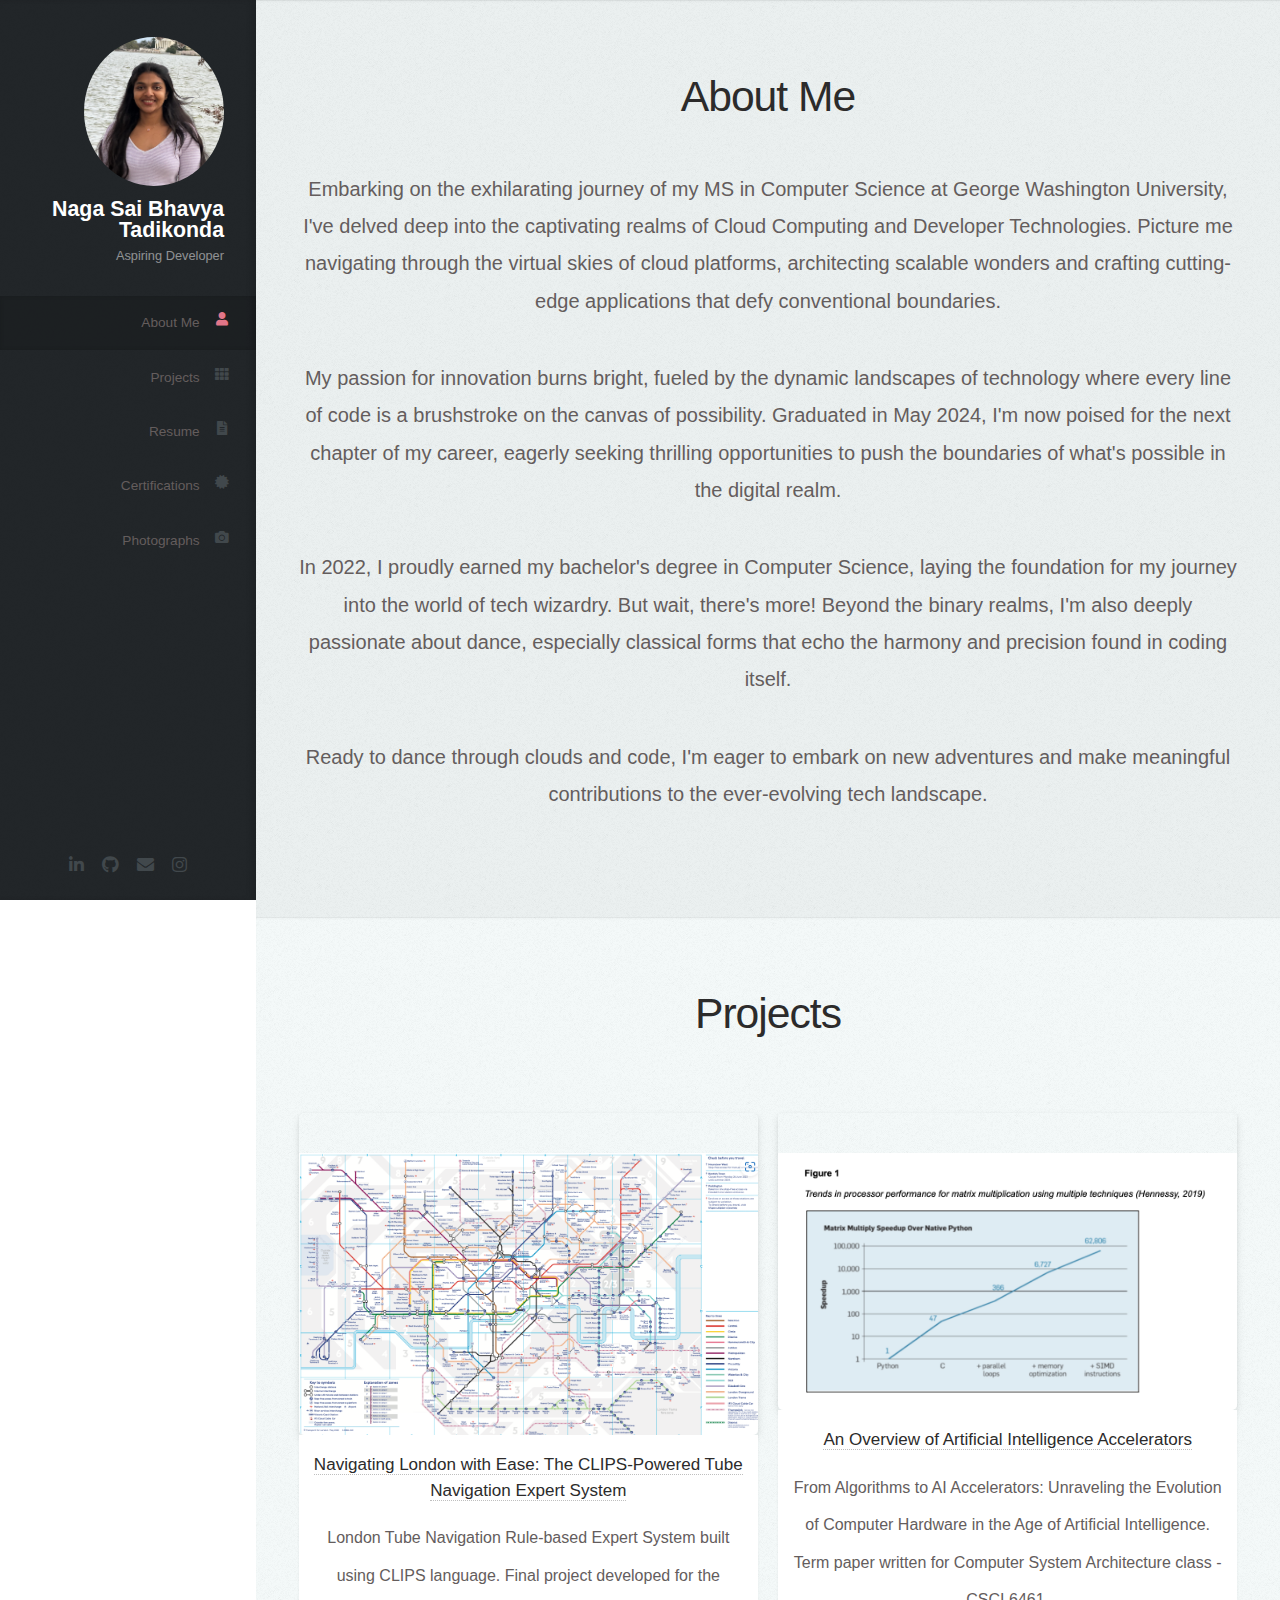
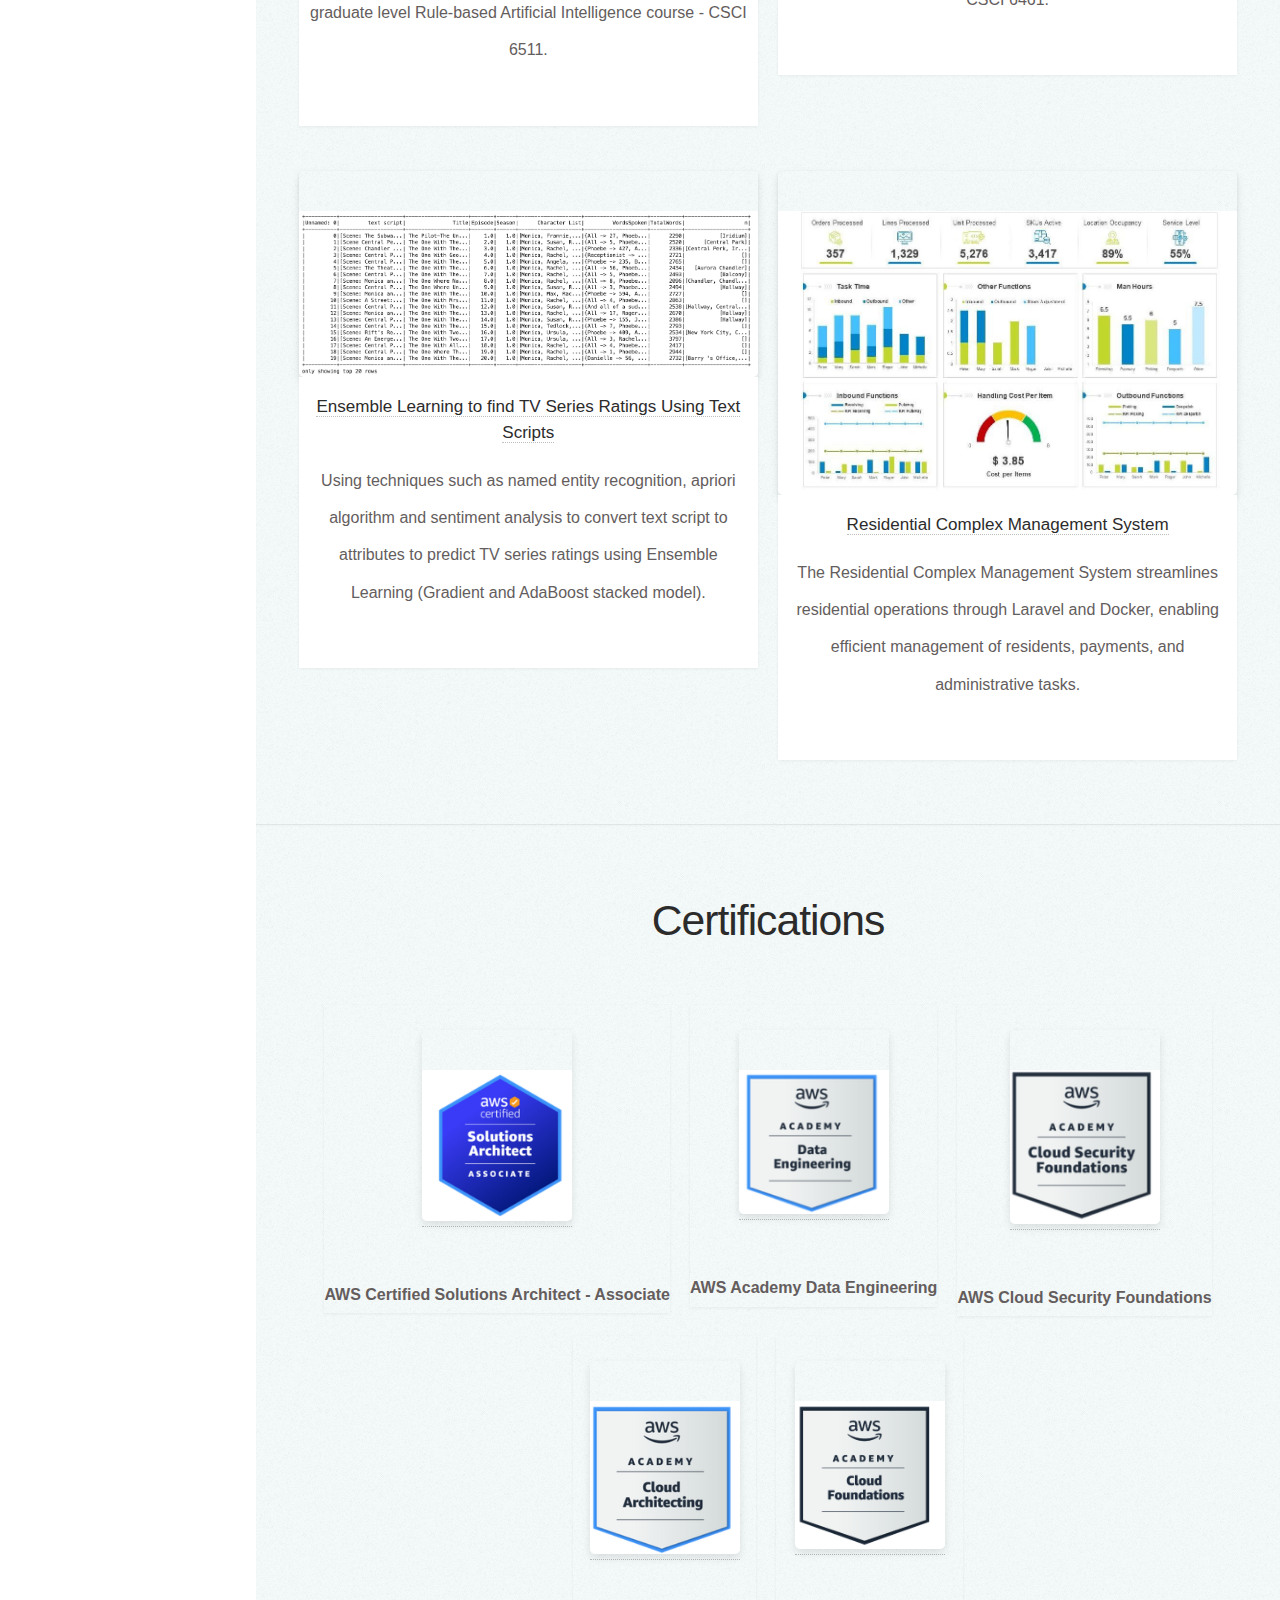
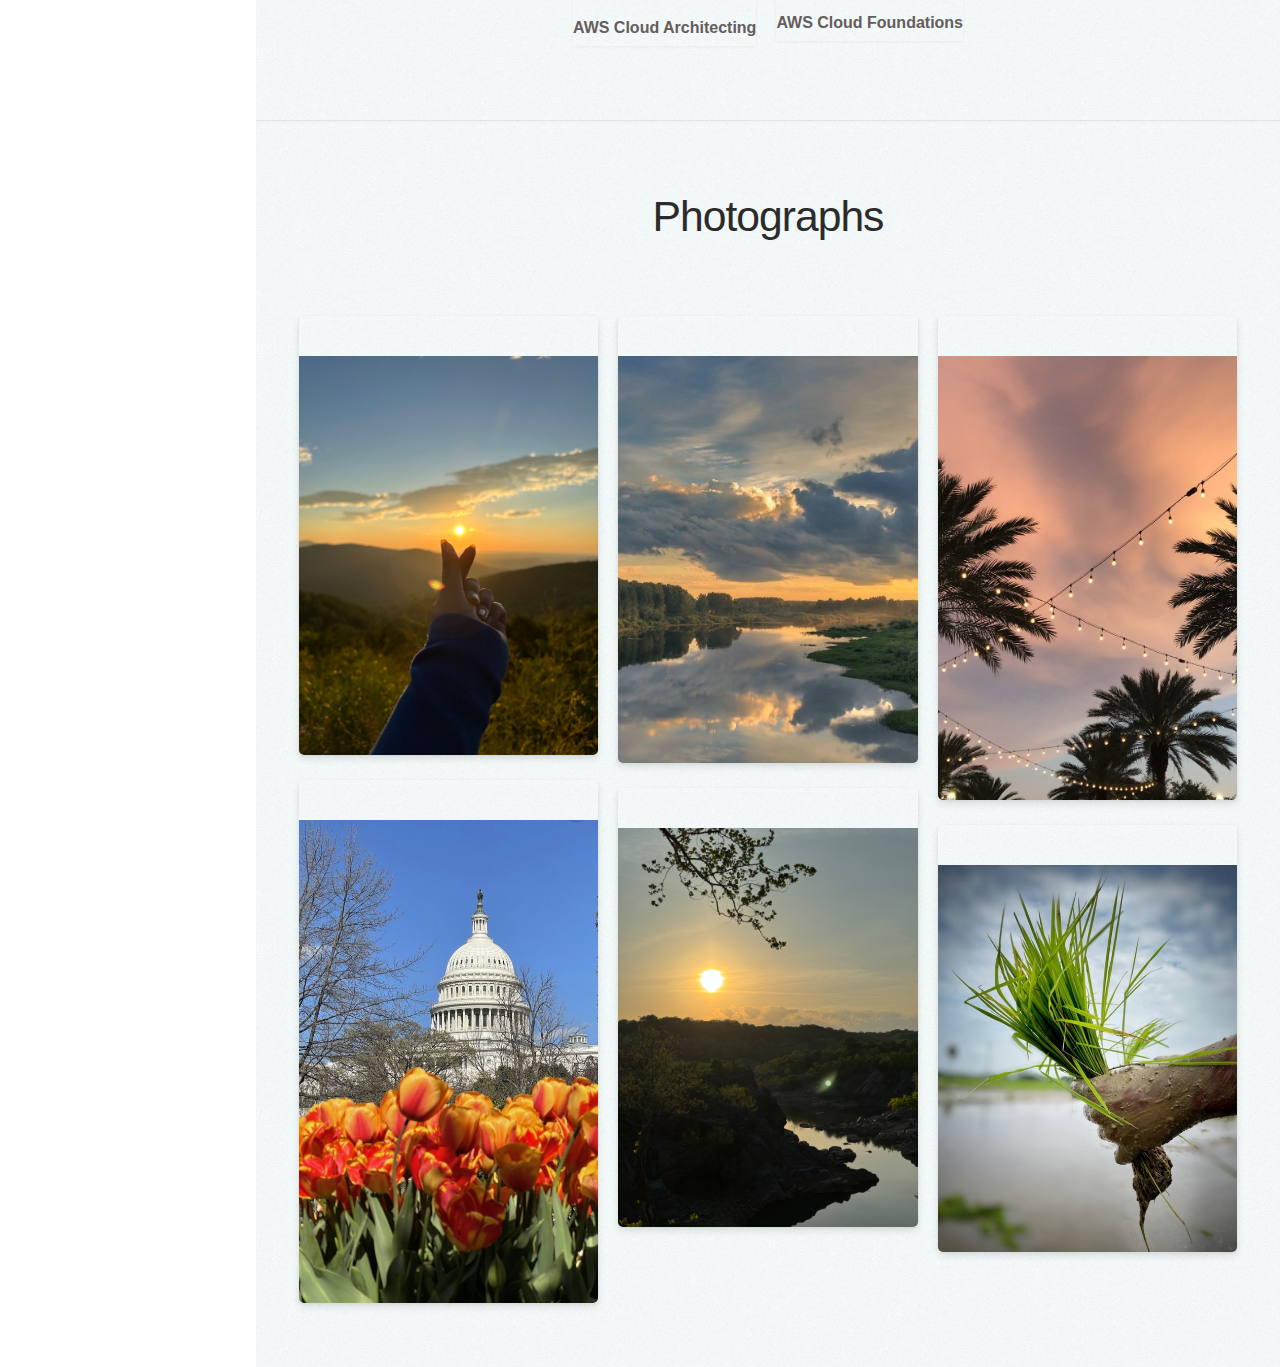
<file: index.html>
<!DOCTYPE html>
<html>
  <head>
    <title>Naga Tadikonda Portfolio</title>
    <meta charset="utf-8" />
    <meta
      name="viewport"
      content="width=device-width, initial-scale=1, user-scalable=no"
    />
    <link rel="stylesheet" href="assets/css/main.css" />
  </head>
  <body class="is-preload">
    <!-- Header -->
    <div id="header">
      <div class="top">
        <!-- Logo -->
        <div id="logo">
          <span class="my-img"
            ><img src="images/my-img2.jpeg" alt="My Image" class="logo-img"
          /></span>
          <h1 id="title">Naga Sai Bhavya Tadikonda</h1>
          <p>Aspiring Developer</p>
        </div>

        <!-- Nav -->
        <nav id="nav">
          <ul>
            <li>
              <a href="#about" id="about-link"
                ><span class="icon solid fa-user">About Me</span></a>
            </li>
            <li>
              <a href="#projects" id="project-link"
                ><span class="icon solid fa-th">Projects</span></a
              >
            </li>
            <li>
              <a href="https://docs.google.com/document/d/1tRssVQysqMFoWaCBgcokFGYH2tCPqz--_3_VG_HtAK4/edit?usp=sharing" id="resume-link">
                <span class="icon solid fa-file-alt">Resume</span>
              </a>
              <a href="#certifications" id="certifications-link">
                <span class="icon solid fa-certificate">Certifications</span>
              </a>
              <a href="#photographs" id="photographs-link">
                <span class="icon solid fa-camera">Photographs</span>
              </a>
            </li>
          </ul>
        </nav>
      </div>

      <div class="bottom">
        <!-- Social Icons -->
        <ul class="icons">
          <li>
            <a href="https://www.linkedin.com/in/naga-sai-bhavya/" class="icon brands fa-linkedin-in">
              <span class="label">LinkedIn</span>
            </a>
          </li>
          <li>
            <a href="https://github.com/nagasaibhavyat" class="icon brands fa-github"
              ><span class="label">Github</span></a
            >
          </li>
          <li>
            <a href="mailto:nagasaibhavyatadikonda@gmail.com" class="icon solid fa-envelope"
              ><span class="label">Email</span></a
            >
          </li>
          <li>
            <a href="https://www.instagram.com/_bhavya.tadikonda_/" class="icon brands fa-instagram">
              <span class="label">Instagram</span>
            </a>
          </li>
        </ul>
      </div>
    </div>

    <!-- Main -->
    <div id="main">
      <!-- About Me -->
      <section id="about" class="three">
        <div class="container">
          <header>
            <h2>About Me</h2>
          </header>

          <p>
            Embarking on the exhilarating journey of my MS in Computer Science
            at George Washington University, I've delved deep into the
            captivating realms of Cloud Computing and Developer Technologies.
            Picture me navigating through the virtual skies of cloud platforms,
            architecting scalable wonders and crafting cutting-edge applications
            that defy conventional boundaries.
          </p>
          <p>
            My passion for innovation burns bright, fueled by the dynamic
            landscapes of technology where every line of code is a brushstroke
            on the canvas of possibility. Graduated in May 2024, I'm now poised
            for the next chapter of my career, eagerly seeking thrilling
            opportunities to push the boundaries of what's possible in the
            digital realm.
          </p>
          <p>
            In 2022, I proudly earned my bachelor's degree in Computer Science,
            laying the foundation for my journey into the world of tech
            wizardry. But wait, there's more! Beyond the binary realms, I'm also
            deeply passionate about dance, especially classical forms that echo
            the harmony and precision found in coding itself.
          </p>
          <p>
            Ready to dance through clouds and code, I'm eager to embark on new
            adventures and make meaningful contributions to the ever-evolving
            tech landscape.
          </p>
        </div>
      </section>
    </section>
    <section id="projects" class="two">
      <div class="container">
        <header>
          <h2>Projects</h2>
        </header>

        <div class="row">
          <div class="col-6 col-12-mobile">
            <article class="item">
              <a href="#" class="image fit">
                <img src="images/p1.png" alt="Project 1" />
              </a>
              <header>
                <h3 id="tube-navigation">
                  <a href="navigation.html">Navigating London with Ease: The CLIPS-Powered Tube Navigation Expert System</a>
              </h3>
                <p>London Tube Navigation Rule-based Expert System built using CLIPS language. Final project developed for the graduate level Rule-based Artificial Intelligence course - CSCI 6511.</p>
              </header>
            </article>
          </div>
          <div class="col-6 col-12-mobile">
            <article class="item">
              <a href="#" class="image fit">
                <img src="images/p2.png" alt="Project 2" />
              </a>
              <header>
                <h3 id="ai-accelerators"><a href="ai.html">An Overview of Artificial Intelligence       Accelerators</a>
                </h3>
                <p>From Algorithms to AI Accelerators: Unraveling the Evolution of Computer Hardware in the Age of Artificial Intelligence. Term paper written for Computer System Architecture class - CSCI 6461.</p>
              </header>
            </article>
          </div>
          <div class="col-6 col-12-mobile">
            <article class="item">
              <a href="#" class="image fit">
                <img src="images/p3.png" alt="Project 3" />
              </a>
              <header>
                <h3 id="text-scripts"><a href="textscript.html">Ensemble Learning to find TV Series Ratings Using Text Scripts</a></h3>
                <p>Using techniques such as named entity recognition, apriori algorithm and sentiment analysis to convert text script to attributes to predict TV series ratings using Ensemble Learning (Gradient and AdaBoost stacked model).</p>
              </header>
            </article>
          </div>
          <div class="col-6 col-12-mobile">
            <article class="item">
              <a href="#" class="image fit">
                <img src="images/p4.jpg" alt="Project 4" />
              </a>
              <header>
                <h3 id="resi-comp"><a href="resi comp.html">Residential Complex Management System
                </a></h3>
                <p>The Residential Complex Management System streamlines residential operations through Laravel and Docker, enabling efficient management of residents, payments, and administrative tasks.</p>
              </header>
            </article>
          </div>
        </div>
      </div>
    </section>
    <section id="certifications" class="two">
      <header>
        <h2>Certifications</h2>
      </header>
    
      <!-- Certification Entries -->
      <div class="cert-row">
        <div class="col-md-3">
          <article class="item">
            <p>
              <a href="https://www.credly.com/badges/7e91dc01-a5c8-49c3-8231-ee84589d11b0/public_url">
                <img src="images/s1.png" alt="AWS Solutions Architect Logo" style="width: 150px; height: auto;">
              </a>
            </p>
            <p class="cert-name">AWS Certified Solutions Architect - Associate</p>
          </article>
        </div>
        <div class="col-md-3">
          <article class="item">
            <p>
              <a href="https://www.credly.com/badges/eef87a72-f223-4a96-a4a5-02fa34ff3b4b/public_url">
                <img src="images/s2.png" alt="AWS Data Engineering Logo" style="width: 150px; height: auto;">
              </a>
            </p>
            <p class="cert-name">AWS Academy Data Engineering</p>
          </article>
        </div>
        <div class="col-md-3">
          <article class="item">
            <p>
              <a href="https://www.credly.com/badges/a53b3ed8-ba64-4e3f-81d6-c055257234ea/public_url">
                <img src="images/s3.png" alt="AWS Cloud Security Foundations Logo" style="width: 150px; height: auto;">
              </a>
            </p>
            <p class="cert-name">AWS Cloud Security Foundations</p>
          </article>
        </div>
        <div class="col-md-3">
          <article class="item">
            <p>
              <a href="https://www.credly.com/badges/143473a3-8122-4ae0-9ab8-680930522ab5/public_url">
                <img src="images/s4.png" alt="AWS Cloud Architecting Logo" style="width: 150px; height: auto;">
              </a>
            </p>
            <p class="cert-name">AWS Cloud Architecting</p>
          </article>
        </div>
        <div class="col-md-3">
          <article class="item">
            <p>
              <a href="https://www.credly.com/badges/8e7ae3eb-e959-4d61-8b24-4ae7ed284ef7/public_url">
                <img src="images/s5.png" alt="AWS Cloud Architecting Logo" style="width: 150px; height: auto;">
              </a>
            </p>
            <p class="cert-name">AWS Cloud Foundations</p>
          </article>
        </div>
      </div>
    </section>
    
    
    

      <!-- Photographs -->
      <section id="photographs" class="two">
        <div class="container">
          <header>
            <h2>Photographs</h2>
          </header>

          <div class="row">
            <div class="col-4 col-12-mobile">
              <article class="item">
                <a href="#" class="image fit">
                  <img src="images/pic02.jpg" alt="" />
                </a>
              </article>
              <article class="item">
                <a href="#" class="image fit">
                  <img src="images/pic03.jpg" alt="" />
                </a>
              </article>
            </div>
            <div class="col-4 col-12-mobile">
              <article class="item">
                <a href="#" class="image fit">
                  <img src="images/pic04.jpg" alt="" />
                </a>
              </article>
              <article class="item">
                <a href="#" class="image fit">
                  <img src="images/pic05.jpg" alt="" />
                </a>
              </article>
            </div>
            <div class="col-4 col-12-mobile">
              <article class="item">
                <a href="#" class="image fit">
                  <img src="images/pic06.jpg" alt="" />
                </a>
              </article>
              <article class="item">
                <a href="#" class="image fit">
                  <img src="images/pic07.jpg" alt="" />
                </a>
              </article>
            </div>
          </div>
        </div>
    <!-- Footer
    <div id="footer">
      Copyright -->
      <!-- <ul class="copyright">
        <li>&copy; Untitled. All rights reserved.</li>
        <li>Design: <a href="http://html5up.net">HTML5 UP</a></li>
      </ul>
    </div> -->

    <!-- Scripts -->
     <!-- <-project-script-> -->
    <script>
      document.getElementById('project-link').addEventListener('click', function(e) {
        e.preventDefault();
        document.querySelector('#projects').scrollIntoView({ behavior: 'smooth' });
      });
    </script>
    <script>
      document.addEventListener("DOMContentLoaded", function() {
          document.querySelectorAll('a[href^="#"]').forEach(anchor => {
              anchor.addEventListener('click', function(e) {
                  e.preventDefault();
                  document.querySelector(this.getAttribute('href')).scrollIntoView({
                      behavior: 'smooth'
                  });
              });
          });
      });
      </script>
    

    <script src="assets/js/jquery.min.js"></script>
    <script src="assets/js/jquery.scrolly.min.js"></script>
    <script src="assets/js/jquery.scrollex.min.js"></script>
    <script src="assets/js/browser.min.js"></script>
    <script src="assets/js/breakpoints.min.js"></script>
    <script src="assets/js/util.js"></script>
    <script src="assets/js/main.js"></script>
  </body>
</html>
</file>
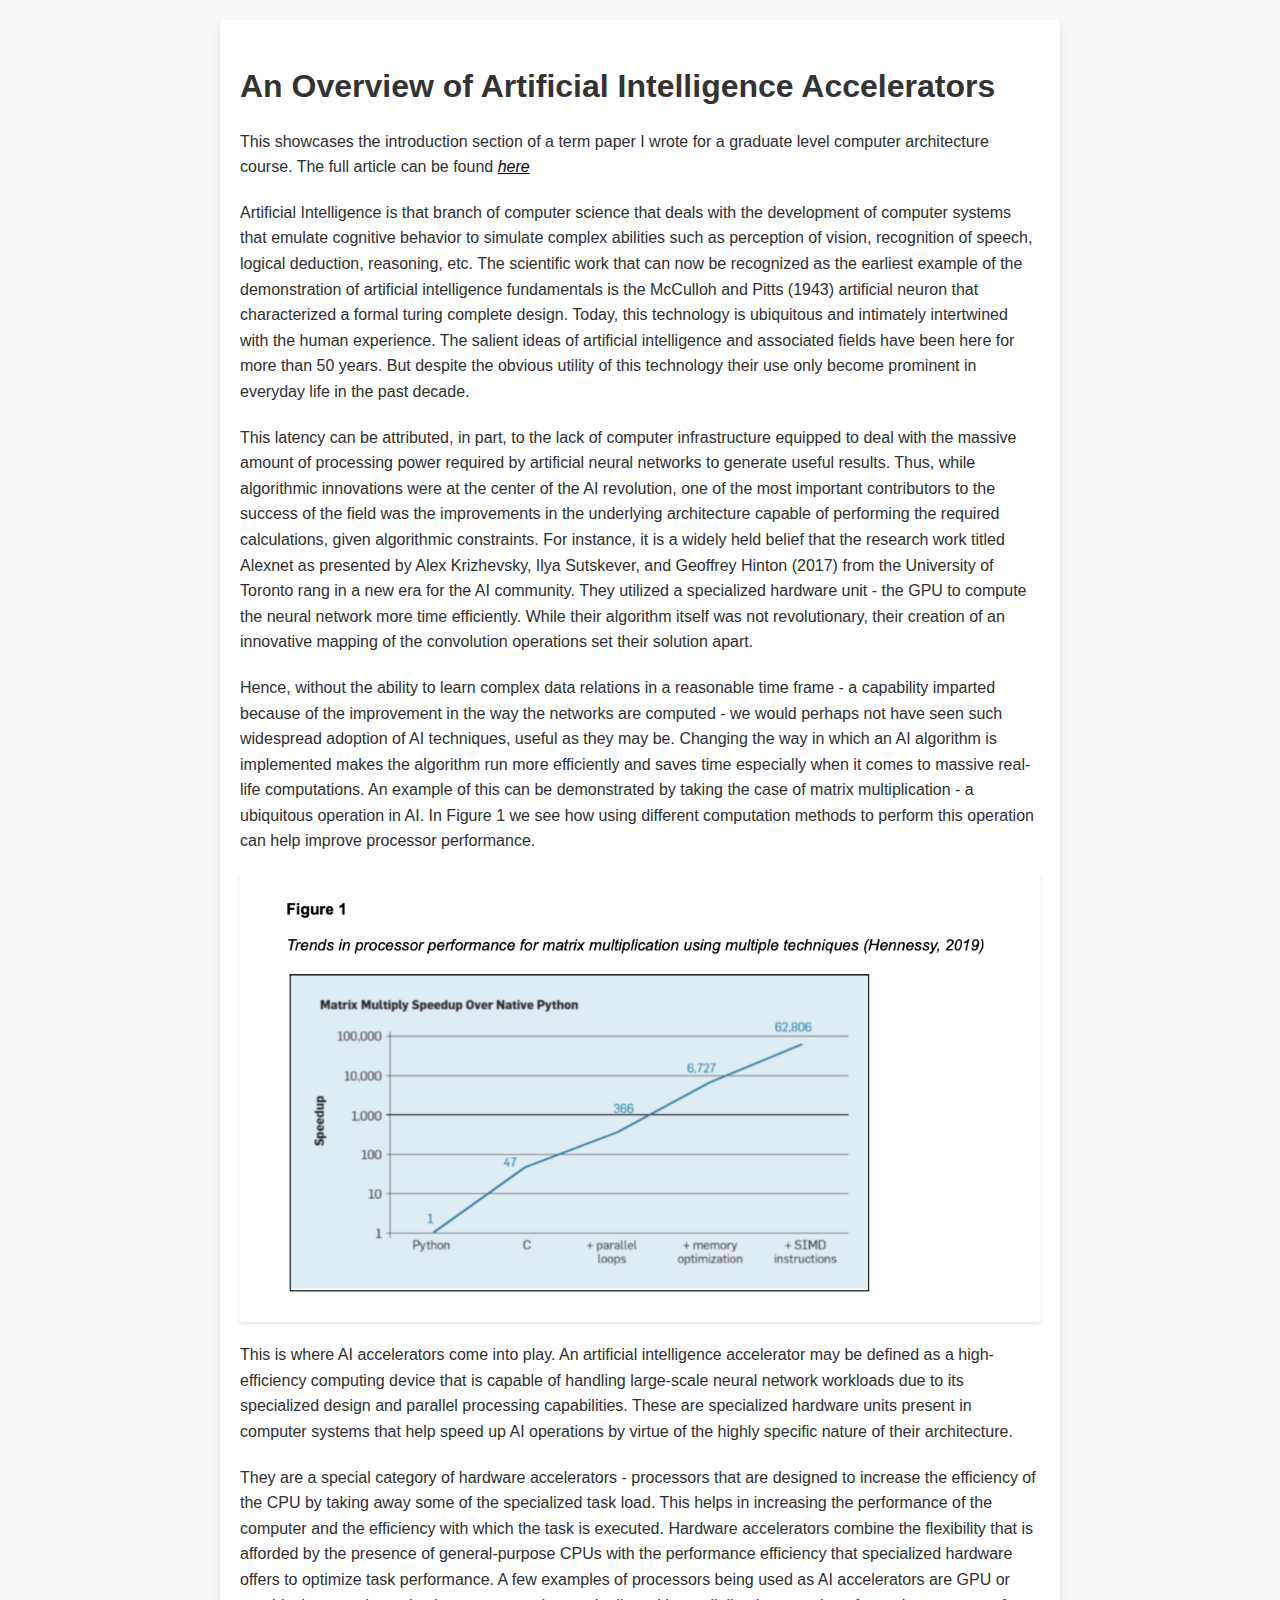
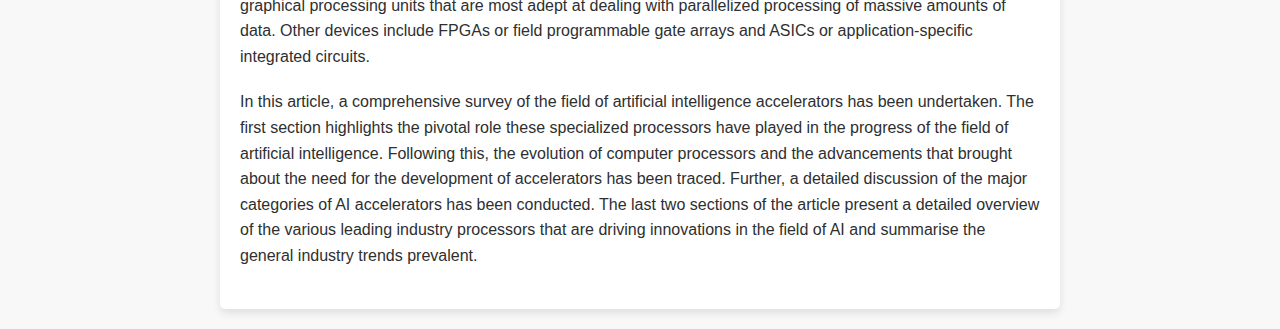
<file: ai.html>
<!DOCTYPE html>
<html lang="en">
  <head>
    <meta charset="UTF-8" />
    <meta name="viewport" content="width=device-width, initial-scale=1.0" />
    <title>
      Navigating London with Ease: The CLIPS-Powered Tube Navigation Expert
      System
    </title>
    <style>
      body {
        font-family: Arial, sans-serif;
        line-height: 1.6;
        background-color: #f8f8f8;
        margin: 0;
        padding: 20px;
      }

      h1 {
        color: #333;
        margin-bottom: 10px;
      }

      p {
        color: #2e2f30;
        margin-bottom: 20px;
      }

      a {
        color: #010610;
        text-decoration: underline;
        font-style: italic;
      }

      img {
        max-width: 100%;
        height: auto;
        display: block;
        margin: 20px auto;
        box-shadow: 0 2px 4px rgba(0, 0, 0, 0.1);
      }

      .container {
        max-width: 800px;
        margin: 0 auto;
        padding: 20px;
        background-color: #fff;
        border-radius: 5px;
        box-shadow: 0 4px 8px rgba(0, 0, 0, 0.1);
      }
    </style>
  </head>
  <body>
    <div class="container">
      <h1>An Overview of Artificial Intelligence Accelerators</h1>

      <p>
        This showcases the introduction section of a term paper I wrote for a
        graduate level computer architecture course. The full article can be
        found
        <a
          href="https://docs.google.com/document/d/1sS5CWswfeAfgwdak4LRvFLAE9wUNa4z5/edit?usp=sharing&ouid=106490557295831770935&rtpof=true&sd=true"
          target="_blank"
          >here</a
        >
      </p>

      <p>
        Artificial Intelligence is that branch of computer science that deals
        with the development of computer systems that emulate cognitive behavior
        to simulate complex abilities such as perception of vision, recognition
        of speech, logical deduction, reasoning, etc. The scientific work that
        can now be recognized as the earliest example of the demonstration of
        artificial intelligence fundamentals is the McCulloh and Pitts (1943)
        artificial neuron that characterized a formal turing complete design.
        Today, this technology is ubiquitous and intimately intertwined with the
        human experience. The salient ideas of artificial intelligence and
        associated fields have been here for more than 50 years. But despite the
        obvious utility of this technology their use only become prominent in
        everyday life in the past decade.
      </p>
      <p>
        This latency can be attributed, in part, to the lack of computer
        infrastructure equipped to deal with the massive amount of processing
        power required by artificial neural networks to generate useful results.
        Thus, while algorithmic innovations were at the center of the AI
        revolution, one of the most important contributors to the success of the
        field was the improvements in the underlying architecture capable of
        performing the required calculations, given algorithmic constraints. For
        instance, it is a widely held belief that the research work titled
        Alexnet as presented by Alex Krizhevsky, Ilya Sutskever, and Geoffrey
        Hinton (2017) from the University of Toronto rang in a new era for the
        AI community. They utilized a specialized hardware unit - the GPU to
        compute the neural network more time efficiently. While their algorithm
        itself was not revolutionary, their creation of an innovative mapping of
        the convolution operations set their solution apart.
      </p>
      <p>
        Hence, without the ability to learn complex data relations in a
        reasonable time frame - a capability imparted because of the improvement
        in the way the networks are computed - we would perhaps not have seen
        such widespread adoption of AI techniques, useful as they may be.
        Changing the way in which an AI algorithm is implemented makes the
        algorithm run more efficiently and saves time especially when it comes
        to massive real-life computations. An example of this can be
        demonstrated by taking the case of matrix multiplication - a ubiquitous
        operation in AI. In Figure 1 we see how using different computation
        methods to perform this operation can help improve processor
        performance.
      </p>

      <img src="images/p2.png" alt="ai-accelerators" />

      <p>
        This is where AI accelerators come into play. An artificial intelligence
        accelerator may be defined as a high-efficiency computing device that is
        capable of handling large-scale neural network workloads due to its
        specialized design and parallel processing capabilities. These are
        specialized hardware units present in computer systems that help speed
        up AI operations by virtue of the highly specific nature of their
        architecture.
      </p>

      <p>
        They are a special category of hardware accelerators - processors that
        are designed to increase the efficiency of the CPU by taking away some
        of the specialized task load. This helps in increasing the performance
        of the computer and the efficiency with which the task is executed.
        Hardware accelerators combine the flexibility that is afforded by the
        presence of general-purpose CPUs with the performance efficiency that
        specialized hardware offers to optimize task performance. A few examples
        of processors being used as AI accelerators are GPU or graphical
        processing units that are most adept at dealing with parallelized
        processing of massive amounts of data. Other devices include FPGAs or
        field programmable gate arrays and ASICs or application-specific
        integrated circuits.
      </p>
      <p>
        In this article, a comprehensive survey of the field of artificial
        intelligence accelerators has been undertaken. The first section
        highlights the pivotal role these specialized processors have played in
        the progress of the field of artificial intelligence. Following this,
        the evolution of computer processors and the advancements that brought
        about the need for the development of accelerators has been traced.
        Further, a detailed discussion of the major categories of AI
        accelerators has been conducted. The last two sections of the article
        present a detailed overview of the various leading industry processors
        that are driving innovations in the field of AI and summarise the
        general industry trends prevalent.
      </p>
    </div>
  </body>
</html>
</file>
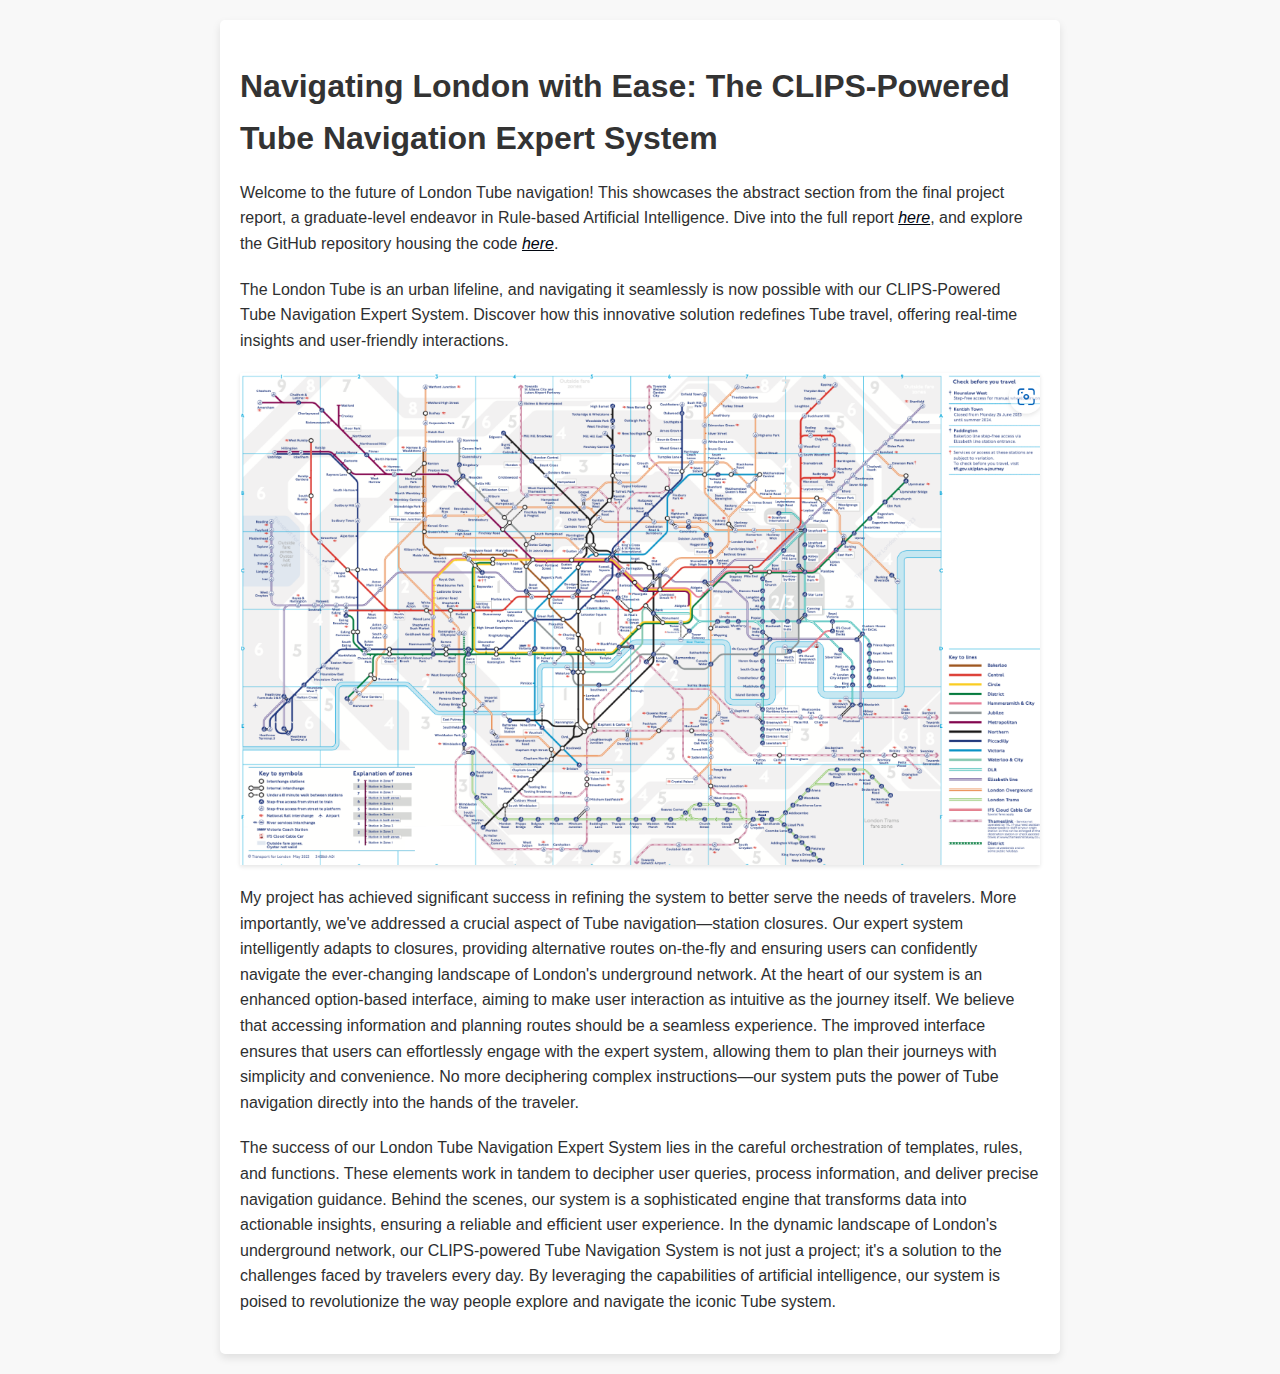
<file: navigation.html>
<!DOCTYPE html>
<html lang="en">
  <head>
    <meta charset="UTF-8" />
    <meta name="viewport" content="width=device-width, initial-scale=1.0" />
    <title>
      Navigating London with Ease: The CLIPS-Powered Tube Navigation Expert
      System
    </title>
    <style>
      body {
        font-family: Arial, sans-serif;
        line-height: 1.6;
        background-color: #f8f8f8;
        margin: 0;
        padding: 20px;
      }

      h1 {
        color: #333;
        margin-bottom: 10px;
      }

      p {
        color: #2e2f30;
        margin-bottom: 20px;
      }

      a {
        color: #010610;
        text-decoration: underline;
        font-style: italic;
      }

      img {
        max-width: 100%;
        height: auto;
        display: block;
        margin: 20px auto;
        box-shadow: 0 2px 4px rgba(0, 0, 0, 0.1);
      }

      .container {
        max-width: 800px;
        margin: 0 auto;
        padding: 20px;
        background-color: #fff;
        border-radius: 5px;
        box-shadow: 0 4px 8px rgba(0, 0, 0, 0.1);
      }
    </style>
  </head>
  <body>
    <div class="container">
      <h1>
        Navigating London with Ease: The CLIPS-Powered Tube Navigation Expert
        System
      </h1>

      <p>
        Welcome to the future of London Tube navigation! This showcases the
        abstract section from the final project report, a graduate-level
        endeavor in Rule-based Artificial Intelligence. Dive into the full
        report
        <a
          href="https://docs.google.com/document/d/1AY8geHRYQLWA5ZFCd8HkJGsAfvlbs16lUZcnRtQrTZ0/edit?usp=sharing"
          target="_blank"
          >here</a
        >, and explore the GitHub repository housing the code
        <a
          href="https://github.com/nagasaibhavyat/London-Tube-Navigation-Expert-System"
          target="_blank"
          >here</a
        >.
      </p>

      <p>
        The London Tube is an urban lifeline, and navigating it seamlessly is
        now possible with our CLIPS-Powered Tube Navigation Expert System.
        Discover how this innovative solution redefines Tube travel, offering
        real-time insights and user-friendly interactions.
      </p>

      <img src="images/p1.png" alt="London Tube Map" />

      <p>
        My project has achieved significant success in refining the system to
        better serve the needs of travelers. More importantly, we've addressed a
        crucial aspect of Tube navigation—station closures. Our expert system
        intelligently adapts to closures, providing alternative routes
        on-the-fly and ensuring users can confidently navigate the ever-changing
        landscape of London's underground network. At the heart of our system is
        an enhanced option-based interface, aiming to make user interaction as
        intuitive as the journey itself. We believe that accessing information
        and planning routes should be a seamless experience. The improved
        interface ensures that users can effortlessly engage with the expert
        system, allowing them to plan their journeys with simplicity and
        convenience. No more deciphering complex instructions—our system puts
        the power of Tube navigation directly into the hands of the traveler.
      </p>

      <p>
        The success of our London Tube Navigation Expert System lies in the
        careful orchestration of templates, rules, and functions. These elements
        work in tandem to decipher user queries, process information, and
        deliver precise navigation guidance. Behind the scenes, our system is a
        sophisticated engine that transforms data into actionable insights,
        ensuring a reliable and efficient user experience. In the dynamic
        landscape of London's underground network, our CLIPS-powered Tube
        Navigation System is not just a project; it's a solution to the
        challenges faced by travelers every day. By leveraging the capabilities
        of artificial intelligence, our system is poised to revolutionize the
        way people explore and navigate the iconic Tube system.
      </p>
    </div>
  </body>
</html>
</file>
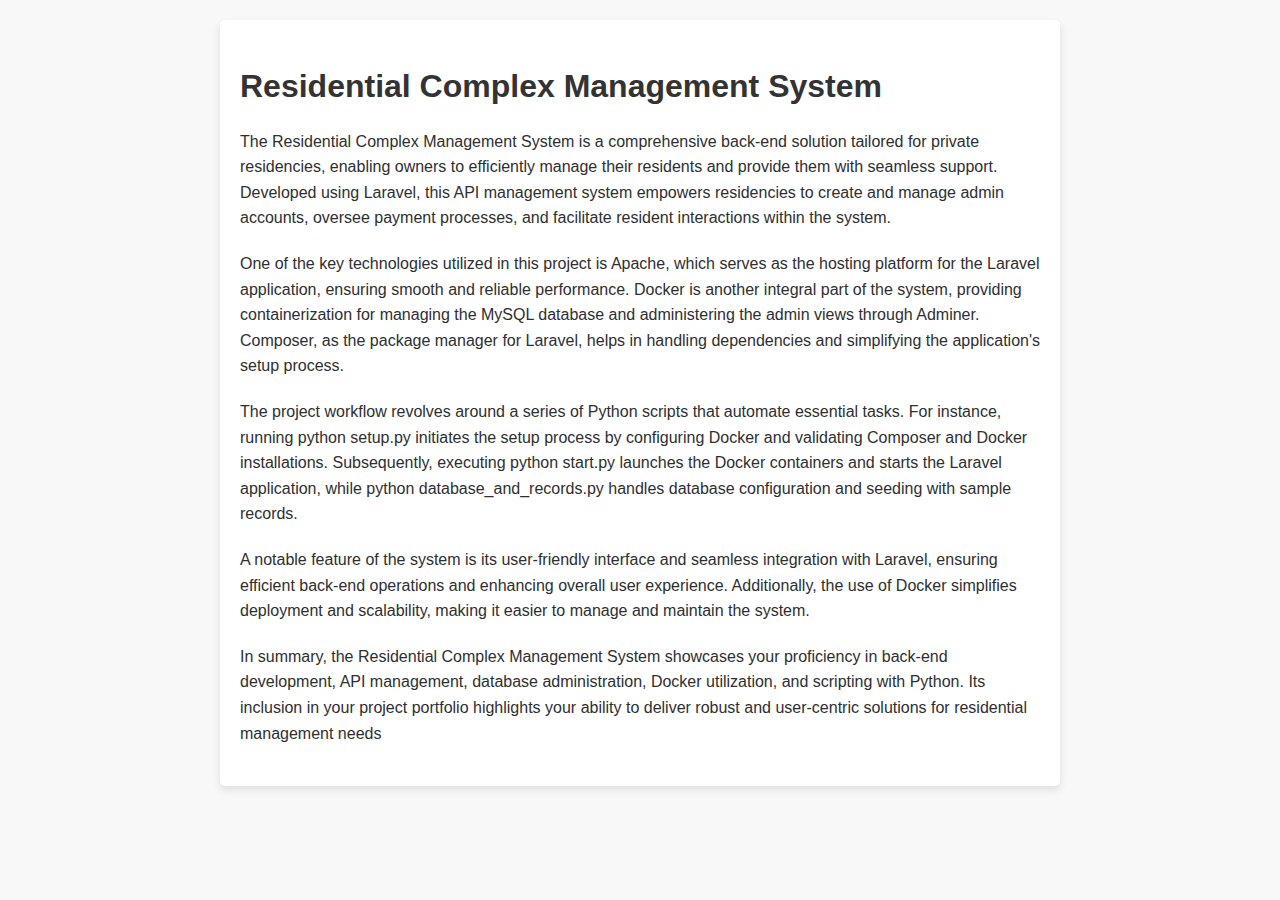
<file: resi comp.html>
<!DOCTYPE html>
<html lang="en">
  <head>
    <meta charset="UTF-8" />
    <meta name="viewport" content="width=device-width, initial-scale=1.0" />
    <title>
      Navigating London with Ease: The CLIPS-Powered Tube Navigation Expert
      System
    </title>
    <style>
      body {
        font-family: Arial, sans-serif;
        line-height: 1.6;
        background-color: #f8f8f8;
        margin: 0;
        padding: 20px;
      }

      h1 {
        color: #333;
        margin-bottom: 10px;
      }

      p {
        color: #2e2f30;
        margin-bottom: 20px;
      }

      a {
        color: #010610;
        text-decoration: underline;
        font-style: italic;
      }

      img {
        max-width: 100%;
        height: auto;
        display: block;
        margin: 20px auto;
        box-shadow: 0 2px 4px rgba(0, 0, 0, 0.1);
      }

      .container {
        max-width: 800px;
        margin: 0 auto;
        padding: 20px;
        background-color: #fff;
        border-radius: 5px;
        box-shadow: 0 4px 8px rgba(0, 0, 0, 0.1);
      }
    </style>
  </head>
  <body>
    <div class="container">
      <h1>Residential Complex Management System</h1>

      <p>
        The Residential Complex Management System is a comprehensive back-end
        solution tailored for private residencies, enabling owners to
        efficiently manage their residents and provide them with seamless
        support. Developed using Laravel, this API management system empowers
        residencies to create and manage admin accounts, oversee payment
        processes, and facilitate resident interactions within the system.
      </p>
      <p>
        One of the key technologies utilized in this project is Apache, which
        serves as the hosting platform for the Laravel application, ensuring
        smooth and reliable performance. Docker is another integral part of the
        system, providing containerization for managing the MySQL database and
        administering the admin views through Adminer. Composer, as the package
        manager for Laravel, helps in handling dependencies and simplifying the
        application's setup process.
      </p>
      <p>
        The project workflow revolves around a series of Python scripts that
        automate essential tasks. For instance, running python setup.py
        initiates the setup process by configuring Docker and validating
        Composer and Docker installations. Subsequently, executing python
        start.py launches the Docker containers and starts the Laravel
        application, while python database_and_records.py handles database
        configuration and seeding with sample records.
      </p>

      <p>
        A notable feature of the system is its user-friendly interface and
        seamless integration with Laravel, ensuring efficient back-end
        operations and enhancing overall user experience. Additionally, the use
        of Docker simplifies deployment and scalability, making it easier to
        manage and maintain the system.
      </p>

      <p>
        In summary, the Residential Complex Management System showcases your
        proficiency in back-end development, API management, database
        administration, Docker utilization, and scripting with Python. Its
        inclusion in your project portfolio highlights your ability to deliver
        robust and user-centric solutions for residential management needs
      </p>
    </div>
  </body>
</html>
</file>
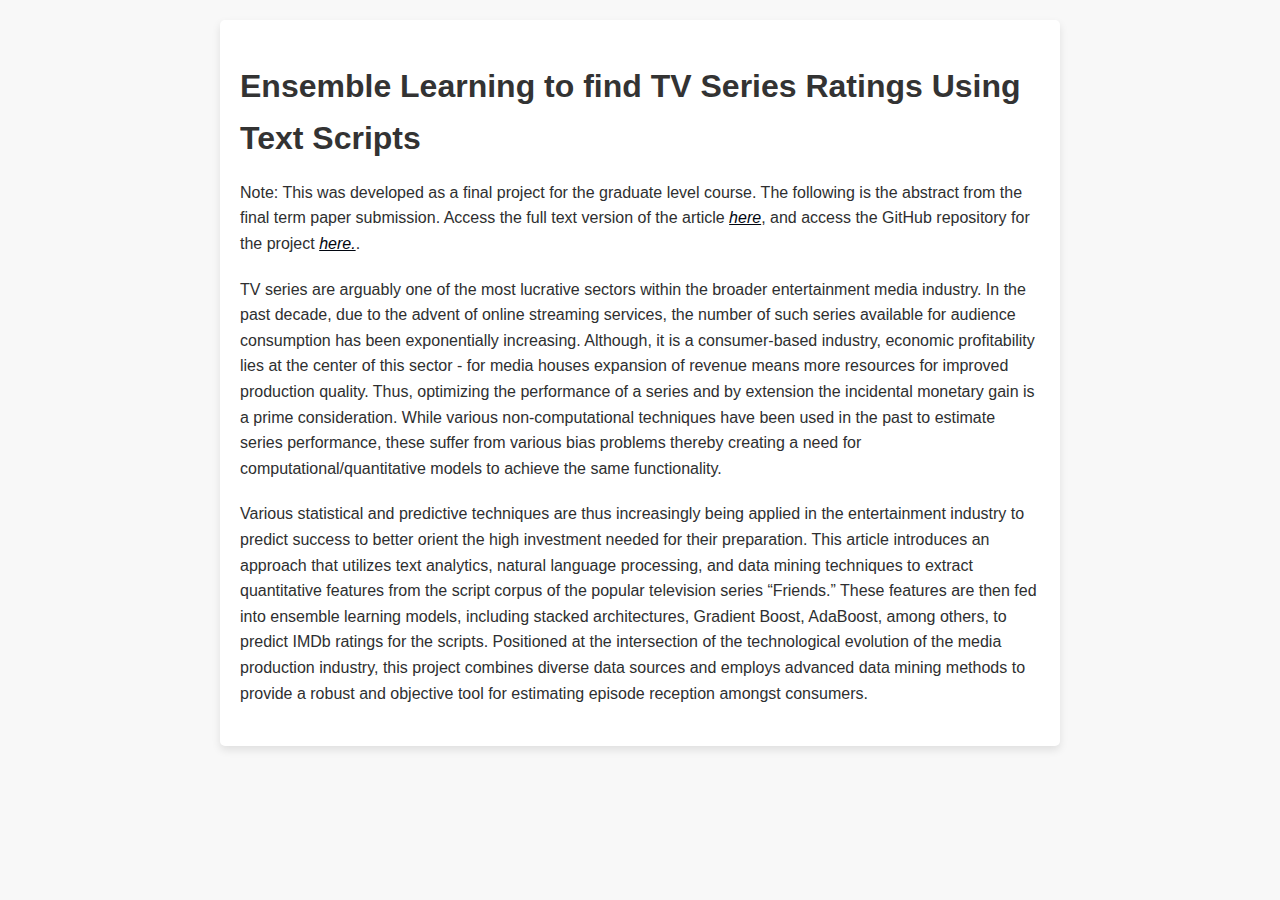
<file: textscript.html>
<!DOCTYPE html>
<html lang="en">
  <head>
    <meta charset="UTF-8" />
    <meta name="viewport" content="width=device-width, initial-scale=1.0" />
    <title>
      Ensemble Learning to find TV Series Ratings Using Text Scripts
    </title>
    <style>
      body {
        font-family: Arial, sans-serif;
        line-height: 1.6;
        background-color: #f8f8f8;
        margin: 0;
        padding: 20px;
      }

      h1 {
        color: #333;
        margin-bottom: 10px;
      }

      p {
        color: #2e2f30;
        margin-bottom: 20px;
      }

      a {
        color: #010610;
        text-decoration: underline;
        font-style: italic;
      }

      img {
        max-width: 100%;
        height: auto;
        display: block;
        margin: 20px auto;
        box-shadow: 0 2px 4px rgba(0, 0, 0, 0.1);
      }

      .container {
        max-width: 800px;
        margin: 0 auto;
        padding: 20px;
        background-color: #fff;
        border-radius: 5px;
        box-shadow: 0 4px 8px rgba(0, 0, 0, 0.1);
      }
    </style>
  </head>
  <body>
    <div class="container">
      <h1>Ensemble Learning to find TV Series Ratings Using Text Scripts</h1>

      <p>
        Note: This was developed as a final project for the graduate level
        course. The following is the abstract from the final term paper
        submission. Access the full text version of the article
        <a
          href="https://drive.google.com/file/d/1buZYcYrJkh8i3PcpMtY9H2qZtxvVANVE/view?usp=sharing"
          target="_blank"
          >here</a
        >, and access the GitHub repository for the project
        <a
          href="https://github.com/nagasaibhavyat/Data-Mining-Script-Rating-Prediction"
          target="_blank"
          >here.</a
        >.
      </p>

      <p>
        TV series are arguably one of the most lucrative sectors within the
        broader entertainment media industry. In the past decade, due to the
        advent of online streaming services, the number of such series available
        for audience consumption has been exponentially increasing. Although, it
        is a consumer-based industry, economic profitability lies at the center
        of this sector - for media houses expansion of revenue means more
        resources for improved production quality. Thus, optimizing the
        performance of a series and by extension the incidental monetary gain is
        a prime consideration. While various non-computational techniques have
        been used in the past to estimate series performance, these suffer from
        various bias problems thereby creating a need for
        computational/quantitative models to achieve the same functionality.
      </p>

      <p>
        Various statistical and predictive techniques are thus increasingly
        being applied in the entertainment industry to predict success to better
        orient the high investment needed for their preparation. This article
        introduces an approach that utilizes text analytics, natural language
        processing, and data mining techniques to extract quantitative features
        from the script corpus of the popular television series “Friends.” These
        features are then fed into ensemble learning models, including stacked
        architectures, Gradient Boost, AdaBoost, among others, to predict IMDb
        ratings for the scripts. Positioned at the intersection of the
        technological evolution of the media production industry, this project
        combines diverse data sources and employs advanced data mining methods
        to provide a robust and objective tool for estimating episode reception
        amongst consumers.
      </p>
    </div>
  </body>
</html>
</file>
<file: assets/css/main.css>
@import url("fontawesome-all.min.css");
@import url("https://fonts.googleapis.com/css?family=Source+Sans+Pro:300,300italic,400,600");

/*
	Prologue by HTML5 UP
	html5up.net | @ajlkn
	Free for personal and commercial use under the CCA 3.0 license (html5up.net/license)
*/

html, body, div, span, applet, object,
iframe, h1, h2, h3, h4, h5, h6, p, blockquote,
pre, a, abbr, acronym, address, big, cite,
code, del, dfn, em, img, ins, kbd, q, s, samp,
small, strike, strong, sub, sup, tt, var, b,
u, i, center, dl, dt, dd, ol, ul, li, fieldset,
form, label, legend, table, caption, tbody,
tfoot, thead, tr, th, td, article, aside,
canvas, details, embed, figure, figcaption,
footer, header, hgroup, menu, nav, output, ruby,
section, summary, time, mark, audio, video {
	margin: 0;
	padding: 0;
	border: 0;
	font-size: 70%;
	font: inherit;
	color: rgb(100, 93, 93);
	vertical-align: baseline;}

	.logo-img {
		width: 140px; 
		height: 149px;
	    border-radius: 80%; }
		#about p {
			font-size: 20px; 
		  }
		  body {
			font-family: Arial, sans-serif;
		  }
		  .item header{
			font-size: large;
			font-weight: bolder;
			padding-left:30px;
			padding-right: 30px;

		  }
		  
		  .item header p {
			font-size: medium; 
			margin-left: 10px;
			margin-right: 10px;
			padding-bottom: 40px;
		  }

		  .item img {
			padding-top: 40px;
			margin-top: 25px;
			max-width: 100%;
			max-height: auto;
			border-radius: 5px;
			box-shadow:0 4px 8px rgba(0,0,0,0.1);
		  }
		  .cert-row {
			display: flex;
			flex-wrap: wrap;
			justify-content: center;
		  }
		  
		  .cert-row .col-md-3 {
			flex: 0 0 auto;
			margin: 10px; /* Adjust margin as needed */
			text-align: center;
		  }
		  
		  .cert-name {
			font-family: Arial, sans-serif;
			font-size: 16px;
			font-weight: bold;
			margin-top: 10px; /* Optional: Adjust margin as needed */
		  }
		  
		  

article, aside, details, figcaption, figure,
footer, header, hgroup, menu, nav, section {
	display: block;}

body {
	line-height: 1;
}

ol, ul {
	list-style: none;
}

blockquote, q {
	quotes: none;
}

	blockquote:before, blockquote:after, q:before, q:after {
		content: '';
		content: none;
	}

table {
	border-collapse: collapse;
	border-spacing: 0;
}

body {
	-webkit-text-size-adjust: none;
}

mark {
	background-color: transparent;
	color: inherit;
}

input::-moz-focus-inner {
	border: 0;
	padding: 0;
}

input, select, textarea {
	-moz-appearance: none;
	-webkit-appearance: none;
	-ms-appearance: none;
	appearance: none;
}

/* Basic */

	html {
		box-sizing: border-box;
	}

	*, *:before, *:after {
		box-sizing: inherit;
	}

	body {
		background: #fff;
		font-family: 'Arial', sans-serif;
		font-size: 19pt;
		font-weight: 300;
		line-height: 1.75em;
		color: #888;
	}

		body.is-preload *, body.is-preload *:before, body.is-preload *:after {
			-moz-animation: none !important;
			-webkit-animation: none !important;
			-ms-animation: none !important;
			animation: none !important;
			-moz-transition: none !important;
			-webkit-transition: none !important;
			-ms-transition: none !important;
			transition: none !important;
		}

	input, textarea, select {
		font-family: 'Arial', sans-serif;
		font-size: 19pt;
		font-weight: 300;
		line-height: 1.75em;
		color: #888;
	}

	h1, h2, h3, h4, h5, h6 {
		font-weight: 300;
		color: #2c2b2b;
		line-height: 1.5em;
	}

	h1 a, h2 a, h3 a, h4 a, h5 a, h6 a {
		color: inherit;
		text-decoration: none;
	}

		h1 a strong, h2 a strong, h3 a strong, h4 a strong, h5 a strong, h6 a strong {
			color: #333;
		}

	h2 {
		font-size: 2em;
		letter-spacing: -1px;
	}

		h2.alt {
			color: #888;
		}

			h2.alt strong {
				color: #666;
			}

	h3 {
		font-size: 1.5em;
	}

	header {
		margin: 0 0 2em 0;
	}

		header > p {
			margin: 1em 0 0 0;
		}

	footer {
		margin: 2em 0 0 0;
	}

	strong, b {
		font-weight: 300;
		color: #666;
	}

	em, i {
		font-style: italic;
	}

	a {
		text-decoration: none;
		color: inherit;
		border-bottom: dotted 1px rgba(128, 128, 128, 0.5);
		-moz-transition: color 0.35s ease-in-out, border-bottom-color 0.35s ease-in-out;
		-webkit-transition: color 0.35s ease-in-out, border-bottom-color 0.35s ease-in-out;
		-ms-transition: color 0.35s ease-in-out, border-bottom-color 0.35s ease-in-out;
		transition: color 0.35s ease-in-out, border-bottom-color 0.35s ease-in-out;
		outline: 0;
	}

		a:hover {
			color: #E27689;
			border-bottom-color: rgba(255, 255, 255, 0);
		}

	sub {
		position: relative;
		top: 0.5em;
		font-size: 0.8em;
	}

	sup {
		position: relative;
		top: -0.5em;
		font-size: 0.8em;
	}

	hr {
		border: 0;
		border-top: solid 1px #ddd;
	}

	blockquote {
		border-left: solid 0.5em #ddd;
		padding: 1em 0 1em 2em;
		font-style: italic;
	}

	p, ul, ol, dl, table {
		margin-bottom: 2em;
	}

	br.clear {
		clear: both;
	}

/* Container */

	.container {
		margin: 0 auto;
		max-width: 100%;
		width: 1400px;
	}

		@media screen and (min-width: 961px) and (max-width: 1880px) {

			.container {
				width: 1200px;
			}

		}

		@media screen and (min-width: 961px) and (max-width: 1620px) {

			.container {
				width: 960px;
			}

		}

		@media screen and (min-width: 961px) and (max-width: 1320px) {

			.container {
				width: 100%;
			}

		}

		@media screen and (max-width: 960px) {

			.container {
				width: 100%;
			}

		}

		@media screen and (max-width: 736px) {

			.container {
				width: 100%;
			}

		}

/* Row */

	.row {
		display: flex;
		flex-wrap: wrap;
		box-sizing: border-box;
		align-items: stretch;
	}

		.row > * {
			box-sizing: border-box;
		}

		.row.gtr-uniform > * > :last-child {
			margin-bottom: 0;
		}

		.row.aln-left {
			justify-content: flex-start;
		}

		.row.aln-center {
			justify-content: center;
		}

		.row.aln-right {
			justify-content: flex-end;
		}

		.row.aln-top {
			align-items: flex-start;
		}

		.row.aln-middle {
			align-items: center;
		}

		.row.aln-bottom {
			align-items: flex-end;
		}

		.row > .imp {
			order: -1;
		}

		.row > .col-1 {
			width: 8.33333%;
		}

		.row > .off-1 {
			margin-left: 8.33333%;
		}

		.row > .col-2 {
			width: 16.66667%;
		}

		.row > .off-2 {
			margin-left: 16.66667%;
		}

		.row > .col-3 {
			width: 25%;
		}

		.row > .off-3 {
			margin-left: 25%;
		}

		.row > .col-4 {
			width: 33.33333%;
		}

		.row > .off-4 {
			margin-left: 33.33333%;
		}

		.row > .col-5 {
			width: 41.66667%;
		}

		.row > .off-5 {
			margin-left: 41.66667%;
		}

		.row > .col-6 {
			width: 50%;
		}

		.row > .off-6 {
			margin-left: 50%;
		}

		.row > .col-7 {
			width: 58.33333%;
		}

		.row > .off-7 {
			margin-left: 58.33333%;
		}

		.row > .col-8 {
			width: 66.66667%;
		}

		.row > .off-8 {
			margin-left: 66.66667%;
		}

		.row > .col-9 {
			width: 75%;
		}

		.row > .off-9 {
			margin-left: 75%;
		}

		.row > .col-10 {
			width: 83.33333%;
		}

		.row > .off-10 {
			margin-left: 83.33333%;
		}

		.row > .col-11 {
			width: 91.66667%;
		}

		.row > .off-11 {
			margin-left: 91.66667%;
		}

		.row > .col-12 {
			width: 100%;
		}

		.row > .off-12 {
			margin-left: 100%;
		}

		.row.gtr-0 {
			margin-top: 0px;
			margin-left: 0px;
		}

			.row.gtr-0 > * {
				padding: 0px 0 0 0px;
			}

			.row.gtr-0.gtr-uniform {
				margin-top: 0px;
			}

				.row.gtr-0.gtr-uniform > * {
					padding-top: 0px;
				}

		.row.gtr-25 {
			margin-top: -10px;
			margin-left: -10px;
		}

			.row.gtr-25 > * {
				padding: 10px 0 0 10px;
			}

			.row.gtr-25.gtr-uniform {
				margin-top: -10px;
			}

				.row.gtr-25.gtr-uniform > * {
					padding-top: 10px;
				}

		.row.gtr-50 {
			margin-top: -20px;
			margin-left: -20px;
		}

			.row.gtr-50 > * {
				padding: 20px 0 0 20px;
			}

			.row.gtr-50.gtr-uniform {
				margin-top: -20px;
			}

				.row.gtr-50.gtr-uniform > * {
					padding-top: 20px;
				}

		.row {
			margin-top: -40px;
			margin-left: -40px;
		}

			.row > * {
				padding: 40px 0 0 40px;
			}

			.row.gtr-uniform {
				margin-top: -40px;
			}

				.row.gtr-uniform > * {
					padding-top: 40px;
				}

		.row.gtr-150 {
			margin-top: -60px;
			margin-left: -60px;
		}

			.row.gtr-150 > * {
				padding: 60px 0 0 60px;
			}

			.row.gtr-150.gtr-uniform {
				margin-top: -60px;
			}

				.row.gtr-150.gtr-uniform > * {
					padding-top: 60px;
				}

		.row.gtr-200 {
			margin-top: -80px;
			margin-left: -80px;
		}

			.row.gtr-200 > * {
				padding: 80px 0 0 80px;
			}

			.row.gtr-200.gtr-uniform {
				margin-top: -80px;
			}

				.row.gtr-200.gtr-uniform > * {
					padding-top: 80px;
				}

		@media screen and (min-width: 961px) and (max-width: 1880px) {

			.row {
				display: flex;
				flex-wrap: wrap;
				box-sizing: border-box;
				align-items: stretch;
			}

				.row > * {
					box-sizing: border-box;
				}

				.row.gtr-uniform > * > :last-child {
					margin-bottom: 0;
				}

				.row.aln-left {
					justify-content: flex-start;
				}

				.row.aln-center {
					justify-content: center;
				}

				.row.aln-right {
					justify-content: flex-end;
				}

				.row.aln-top {
					align-items: flex-start;
				}

				.row.aln-middle {
					align-items: center;
				}

				.row.aln-bottom {
					align-items: flex-end;
				}

				.row > .imp-wide {
					order: -1;
				}

				.row > .col-1-wide {
					width: 8.33333%;
				}

				.row > .off-1-wide {
					margin-left: 8.33333%;
				}

				.row > .col-2-wide {
					width: 16.66667%;
				}

				.row > .off-2-wide {
					margin-left: 16.66667%;
				}

				.row > .col-3-wide {
					width: 25%;
				}

				.row > .off-3-wide {
					margin-left: 25%;
				}

				.row > .col-4-wide {
					width: 33.33333%;
				}

				.row > .off-4-wide {
					margin-left: 33.33333%;
				}

				.row > .col-5-wide {
					width: 41.66667%;
				}

				.row > .off-5-wide {
					margin-left: 41.66667%;
				}

				.row > .col-6-wide {
					width: 50%;
				}

				.row > .off-6-wide {
					margin-left: 50%;
				}

				.row > .col-7-wide {
					width: 58.33333%;
				}

				.row > .off-7-wide {
					margin-left: 58.33333%;
				}

				.row > .col-8-wide {
					width: 66.66667%;
				}

				.row > .off-8-wide {
					margin-left: 66.66667%;
				}

				.row > .col-9-wide {
					width: 75%;
				}

				.row > .off-9-wide {
					margin-left: 75%;
				}

				.row > .col-10-wide {
					width: 83.33333%;
				}

				.row > .off-10-wide {
					margin-left: 83.33333%;
				}

				.row > .col-11-wide {
					width: 91.66667%;
				}

				.row > .off-11-wide {
					margin-left: 91.66667%;
				}

				.row > .col-12-wide {
					width: 100%;
				}

				.row > .off-12-wide {
					margin-left: 100%;
				}

				.row.gtr-0 {
					margin-top: 0px;
					margin-left: 0px;
				}

					.row.gtr-0 > * {
						padding: 0px 0 0 0px;
					}

					.row.gtr-0.gtr-uniform {
						margin-top: 0px;
					}

						.row.gtr-0.gtr-uniform > * {
							padding-top: 0px;
						}

				.row.gtr-25 {
					margin-top: -10px;
					margin-left: -10px;
				}

					.row.gtr-25 > * {
						padding: 10px 0 0 10px;
					}

					.row.gtr-25.gtr-uniform {
						margin-top: -10px;
					}

						.row.gtr-25.gtr-uniform > * {
							padding-top: 10px;
						}

				.row.gtr-50 {
					margin-top: -20px;
					margin-left: -20px;
				}

					.row.gtr-50 > * {
						padding: 20px 0 0 20px;
					}

					.row.gtr-50.gtr-uniform {
						margin-top: -20px;
					}

						.row.gtr-50.gtr-uniform > * {
							padding-top: 20px;
						}

				.row {
					margin-top: -40px;
					margin-left: -40px;
				}

					.row > * {
						padding: 40px 0 0 40px;
					}

					.row.gtr-uniform {
						margin-top: -40px;
					}

						.row.gtr-uniform > * {
							padding-top: 40px;
						}

				.row.gtr-150 {
					margin-top: -60px;
					margin-left: -60px;
				}

					.row.gtr-150 > * {
						padding: 60px 0 0 60px;
					}

					.row.gtr-150.gtr-uniform {
						margin-top: -60px;
					}

						.row.gtr-150.gtr-uniform > * {
							padding-top: 60px;
						}

				.row.gtr-200 {
					margin-top: -80px;
					margin-left: -80px;
				}

					.row.gtr-200 > * {
						padding: 80px 0 0 80px;
					}

					.row.gtr-200.gtr-uniform {
						margin-top: -80px;
					}

						.row.gtr-200.gtr-uniform > * {
							padding-top: 80px;
						}

		}

		@media screen and (min-width: 961px) and (max-width: 1620px) {

			.row {
				display: flex;
				flex-wrap: wrap;
				box-sizing: border-box;
				align-items: stretch;
			}

				.row > * {
					box-sizing: border-box;
				}

				.row.gtr-uniform > * > :last-child {
					margin-bottom: 0;
				}

				.row.aln-left {
					justify-content: flex-start;
				}

				.row.aln-center {
					justify-content: center;
				}

				.row.aln-right {
					justify-content: flex-end;
				}

				.row.aln-top {
					align-items: flex-start;
				}

				.row.aln-middle {
					align-items: center;
				}

				.row.aln-bottom {
					align-items: flex-end;
				}

				.row > .imp-normal {
					order: -1;
				}

				.row > .col-1-normal {
					width: 8.33333%;
				}

				.row > .off-1-normal {
					margin-left: 8.33333%;
				}

				.row > .col-2-normal {
					width: 16.66667%;
				}

				.row > .off-2-normal {
					margin-left: 16.66667%;
				}

				.row > .col-3-normal {
					width: 25%;
				}

				.row > .off-3-normal {
					margin-left: 25%;
				}

				.row > .col-4-normal {
					width: 33.33333%;
				}

				.row > .off-4-normal {
					margin-left: 33.33333%;
				}

				.row > .col-5-normal {
					width: 41.66667%;
				}

				.row > .off-5-normal {
					margin-left: 41.66667%;
				}

				.row > .col-6-normal {
					width: 50%;
				}

				.row > .off-6-normal {
					margin-left: 50%;
				}

				.row > .col-7-normal {
					width: 58.33333%;
				}

				.row > .off-7-normal {
					margin-left: 58.33333%;
				}

				.row > .col-8-normal {
					width: 66.66667%;
				}

				.row > .off-8-normal {
					margin-left: 66.66667%;
				}

				.row > .col-9-normal {
					width: 75%;
				}

				.row > .off-9-normal {
					margin-left: 75%;
				}

				.row > .col-10-normal {
					width: 83.33333%;
				}

				.row > .off-10-normal {
					margin-left: 83.33333%;
				}

				.row > .col-11-normal {
					width: 91.66667%;
				}

				.row > .off-11-normal {
					margin-left: 91.66667%;
				}

				.row > .col-12-normal {
					width: 100%;
				}

				.row > .off-12-normal {
					margin-left: 100%;
				}

				.row.gtr-0 {
					margin-top: 0px;
					margin-left: 0px;
				}

					.row.gtr-0 > * {
						padding: 0px 0 0 0px;
					}

					.row.gtr-0.gtr-uniform {
						margin-top: 0px;
					}

						.row.gtr-0.gtr-uniform > * {
							padding-top: 0px;
						}

				.row.gtr-25 {
					margin-top: -10px;
					margin-left: -10px;
				}

					.row.gtr-25 > * {
						padding: 10px 0 0 10px;
					}

					.row.gtr-25.gtr-uniform {
						margin-top: -10px;
					}

						.row.gtr-25.gtr-uniform > * {
							padding-top: 10px;
						}

				.row.gtr-50 {
					margin-top: -20px;
					margin-left: -20px;
				}

					.row.gtr-50 > * {
						padding: 20px 0 0 20px;
					}

					.row.gtr-50.gtr-uniform {
						margin-top: -20px;
					}

						.row.gtr-50.gtr-uniform > * {
							padding-top: 20px;
						}

				.row {
					margin-top: -40px;
					margin-left: -40px;
				}

					.row > * {
						padding: 40px 0 0 40px;
					}

					.row.gtr-uniform {
						margin-top: -40px;
					}

						.row.gtr-uniform > * {
							padding-top: 40px;
						}

				.row.gtr-150 {
					margin-top: -60px;
					margin-left: -60px;
				}

					.row.gtr-150 > * {
						padding: 60px 0 0 60px;
					}

					.row.gtr-150.gtr-uniform {
						margin-top: -60px;
					}

						.row.gtr-150.gtr-uniform > * {
							padding-top: 60px;
						}

				.row.gtr-200 {
					margin-top: -80px;
					margin-left: -80px;
				}

					.row.gtr-200 > * {
						padding: 80px 0 0 80px;
					}

					.row.gtr-200.gtr-uniform {
						margin-top: -80px;
					}

						.row.gtr-200.gtr-uniform > * {
							padding-top: 80px;
						}

		}

		@media screen and (min-width: 961px) and (max-width: 1320px) {

			.row {
				display: flex;
				flex-wrap: wrap;
				box-sizing: border-box;
				align-items: stretch;
			}

				.row > * {
					box-sizing: border-box;
				}

				.row.gtr-uniform > * > :last-child {
					margin-bottom: 0;
				}

				.row.aln-left {
					justify-content: flex-start;
				}

				.row.aln-center {
					justify-content: center;
				}

				.row.aln-right {
					justify-content: flex-end;
				}

				.row.aln-top {
					align-items: flex-start;
				}

				.row.aln-middle {
					align-items: center;
				}

				.row.aln-bottom {
					align-items: flex-end;
				}

				.row > .imp-narrow {
					order: -1;
				}

				.row > .col-1-narrow {
					width: 8.33333%;
				}

				.row > .off-1-narrow {
					margin-left: 8.33333%;
				}

				.row > .col-2-narrow {
					width: 16.66667%;
				}

				.row > .off-2-narrow {
					margin-left: 16.66667%;
				}

				.row > .col-3-narrow {
					width: 25%;
				}

				.row > .off-3-narrow {
					margin-left: 25%;
				}

				.row > .col-4-narrow {
					width: 33.33333%;
				}

				.row > .off-4-narrow {
					margin-left: 33.33333%;
				}

				.row > .col-5-narrow {
					width: 41.66667%;
				}

				.row > .off-5-narrow {
					margin-left: 41.66667%;
				}

				.row > .col-6-narrow {
					width: 50%;
				}

				.row > .off-6-narrow {
					margin-left: 50%;
				}

				.row > .col-7-narrow {
					width: 58.33333%;
				}

				.row > .off-7-narrow {
					margin-left: 58.33333%;
				}

				.row > .col-8-narrow {
					width: 66.66667%;
				}

				.row > .off-8-narrow {
					margin-left: 66.66667%;
				}

				.row > .col-9-narrow {
					width: 75%;
				}

				.row > .off-9-narrow {
					margin-left: 75%;
				}

				.row > .col-10-narrow {
					width: 83.33333%;
				}

				.row > .off-10-narrow {
					margin-left: 83.33333%;
				}

				.row > .col-11-narrow {
					width: 91.66667%;
				}

				.row > .off-11-narrow {
					margin-left: 91.66667%;
				}

				.row > .col-12-narrow {
					width: 100%;
				}

				.row > .off-12-narrow {
					margin-left: 100%;
				}

				.row.gtr-0 {
					margin-top: 0px;
					margin-left: 0px;
				}

					.row.gtr-0 > * {
						padding: 0px 0 0 0px;
					}

					.row.gtr-0.gtr-uniform {
						margin-top: 0px;
					}

						.row.gtr-0.gtr-uniform > * {
							padding-top: 0px;
						}

				.row.gtr-25 {
					margin-top: -5px;
					margin-left: -5px;
				}

					.row.gtr-25 > * {
						padding: 5px 0 0 5px;
					}

					.row.gtr-25.gtr-uniform {
						margin-top: -5px;
					}

						.row.gtr-25.gtr-uniform > * {
							padding-top: 5px;
						}

				.row.gtr-50 {
					margin-top: -10px;
					margin-left: -10px;
				}

					.row.gtr-50 > * {
						padding: 10px 0 0 10px;
					}

					.row.gtr-50.gtr-uniform {
						margin-top: -10px;
					}

						.row.gtr-50.gtr-uniform > * {
							padding-top: 10px;
						}

				.row {
					margin-top: -20px;
					margin-left: -20px;
				}

					.row > * {
						padding: 20px 0 0 20px;
					}

					.row.gtr-uniform {
						margin-top: -20px;
					}

						.row.gtr-uniform > * {
							padding-top: 20px;
						}

				.row.gtr-150 {
					margin-top: -30px;
					margin-left: -30px;
				}

					.row.gtr-150 > * {
						padding: 30px 0 0 30px;
					}

					.row.gtr-150.gtr-uniform {
						margin-top: -30px;
					}

						.row.gtr-150.gtr-uniform > * {
							padding-top: 30px;
						}

				.row.gtr-200 {
					margin-top: -40px;
					margin-left: -40px;
				}

					.row.gtr-200 > * {
						padding: 40px 0 0 40px;
					}

					.row.gtr-200.gtr-uniform {
						margin-top: -40px;
					}

						.row.gtr-200.gtr-uniform > * {
							padding-top: 40px;
						}

		}

		@media screen and (max-width: 960px) {

			.row {
				display: flex;
				flex-wrap: wrap;
				box-sizing: border-box;
				align-items: stretch;
			}

				.row > * {
					box-sizing: border-box;
				}

				.row.gtr-uniform > * > :last-child {
					margin-bottom: 0;
				}

				.row.aln-left {
					justify-content: flex-start;
				}

				.row.aln-center {
					justify-content: center;
				}

				.row.aln-right {
					justify-content: flex-end;
				}

				.row.aln-top {
					align-items: flex-start;
				}

				.row.aln-middle {
					align-items: center;
				}

				.row.aln-bottom {
					align-items: flex-end;
				}

				.row > .imp-narrower {
					order: -1;
				}

				.row > .col-1-narrower {
					width: 8.33333%;
				}

				.row > .off-1-narrower {
					margin-left: 8.33333%;
				}

				.row > .col-2-narrower {
					width: 16.66667%;
				}

				.row > .off-2-narrower {
					margin-left: 16.66667%;
				}

				.row > .col-3-narrower {
					width: 25%;
				}

				.row > .off-3-narrower {
					margin-left: 25%;
				}

				.row > .col-4-narrower {
					width: 33.33333%;
				}

				.row > .off-4-narrower {
					margin-left: 33.33333%;
				}

				.row > .col-5-narrower {
					width: 41.66667%;
				}

				.row > .off-5-narrower {
					margin-left: 41.66667%;
				}

				.row > .col-6-narrower {
					width: 50%;
				}

				.row > .off-6-narrower {
					margin-left: 50%;
				}

				.row > .col-7-narrower {
					width: 58.33333%;
				}

				.row > .off-7-narrower {
					margin-left: 58.33333%;
				}

				.row > .col-8-narrower {
					width: 66.66667%;
				}

				.row > .off-8-narrower {
					margin-left: 66.66667%;
				}

				.row > .col-9-narrower {
					width: 75%;
				}

				.row > .off-9-narrower {
					margin-left: 75%;
				}

				.row > .col-10-narrower {
					width: 83.33333%;
				}

				.row > .off-10-narrower {
					margin-left: 83.33333%;
				}

				.row > .col-11-narrower {
					width: 91.66667%;
				}

				.row > .off-11-narrower {
					margin-left: 91.66667%;
				}

				.row > .col-12-narrower {
					width: 100%;
				}

				.row > .off-12-narrower {
					margin-left: 100%;
				}

				.row.gtr-0 {
					margin-top: 0px;
					margin-left: 0px;
				}

					.row.gtr-0 > * {
						padding: 0px 0 0 0px;
					}

					.row.gtr-0.gtr-uniform {
						margin-top: 0px;
					}

						.row.gtr-0.gtr-uniform > * {
							padding-top: 0px;
						}

				.row.gtr-25 {
					margin-top: -5px;
					margin-left: -5px;
				}

					.row.gtr-25 > * {
						padding: 5px 0 0 5px;
					}

					.row.gtr-25.gtr-uniform {
						margin-top: -5px;
					}

						.row.gtr-25.gtr-uniform > * {
							padding-top: 5px;
						}

				.row.gtr-50 {
					margin-top: -10px;
					margin-left: -10px;
				}

					.row.gtr-50 > * {
						padding: 10px 0 0 10px;
					}

					.row.gtr-50.gtr-uniform {
						margin-top: -10px;
					}

						.row.gtr-50.gtr-uniform > * {
							padding-top: 10px;
						}

				.row {
					margin-top: -20px;
					margin-left: -20px;
				}

					.row > * {
						padding: 20px 0 0 20px;
					}

					.row.gtr-uniform {
						margin-top: -20px;
					}

						.row.gtr-uniform > * {
							padding-top: 20px;
						}

				.row.gtr-150 {
					margin-top: -30px;
					margin-left: -30px;
				}

					.row.gtr-150 > * {
						padding: 30px 0 0 30px;
					}

					.row.gtr-150.gtr-uniform {
						margin-top: -30px;
					}

						.row.gtr-150.gtr-uniform > * {
							padding-top: 30px;
						}

				.row.gtr-200 {
					margin-top: -40px;
					margin-left: -40px;
				}

					.row.gtr-200 > * {
						padding: 40px 0 0 40px;
					}

					.row.gtr-200.gtr-uniform {
						margin-top: -40px;
					}

						.row.gtr-200.gtr-uniform > * {
							padding-top: 40px;
						}

		}

		@media screen and (max-width: 736px) {

			.row {
				display: flex;
				flex-wrap: wrap;
				box-sizing: border-box;
				align-items: stretch;
			}

				.row > * {
					box-sizing: border-box;
				}

				.row.gtr-uniform > * > :last-child {
					margin-bottom: 0;
				}

				.row.aln-left {
					justify-content: flex-start;
				}

				.row.aln-center {
					justify-content: center;
				}

				.row.aln-right {
					justify-content: flex-end;
				}

				.row.aln-top {
					align-items: flex-start;
				}

				.row.aln-middle {
					align-items: center;
				}

				.row.aln-bottom {
					align-items: flex-end;
				}

				.row > .imp-mobile {
					order: -1;
				}

				.row > .col-1-mobile {
					width: 8.33333%;
				}

				.row > .off-1-mobile {
					margin-left: 8.33333%;
				}

				.row > .col-2-mobile {
					width: 16.66667%;
				}

				.row > .off-2-mobile {
					margin-left: 16.66667%;
				}

				.row > .col-3-mobile {
					width: 25%;
				}

				.row > .off-3-mobile {
					margin-left: 25%;
				}

				.row > .col-4-mobile {
					width: 33.33333%;
				}

				.row > .off-4-mobile {
					margin-left: 33.33333%;
				}

				.row > .col-5-mobile {
					width: 41.66667%;
				}

				.row > .off-5-mobile {
					margin-left: 41.66667%;
				}

				.row > .col-6-mobile {
					width: 50%;
				}

				.row > .off-6-mobile {
					margin-left: 50%;
				}

				.row > .col-7-mobile {
					width: 58.33333%;
				}

				.row > .off-7-mobile {
					margin-left: 58.33333%;
				}

				.row > .col-8-mobile {
					width: 66.66667%;
				}

				.row > .off-8-mobile {
					margin-left: 66.66667%;
				}

				.row > .col-9-mobile {
					width: 75%;
				}

				.row > .off-9-mobile {
					margin-left: 75%;
				}

				.row > .col-10-mobile {
					width: 83.33333%;
				}

				.row > .off-10-mobile {
					margin-left: 83.33333%;
				}

				.row > .col-11-mobile {
					width: 91.66667%;
				}

				.row > .off-11-mobile {
					margin-left: 91.66667%;
				}

				.row > .col-12-mobile {
					width: 100%;
				}

				.row > .off-12-mobile {
					margin-left: 100%;
				}

				.row.gtr-0 {
					margin-top: 0px;
					margin-left: 0px;
				}

					.row.gtr-0 > * {
						padding: 0px 0 0 0px;
					}

					.row.gtr-0.gtr-uniform {
						margin-top: 0px;
					}

						.row.gtr-0.gtr-uniform > * {
							padding-top: 0px;
						}

				.row.gtr-25 {
					margin-top: -5px;
					margin-left: -5px;
				}

					.row.gtr-25 > * {
						padding: 5px 0 0 5px;
					}

					.row.gtr-25.gtr-uniform {
						margin-top: -5px;
					}

						.row.gtr-25.gtr-uniform > * {
							padding-top: 5px;
						}

				.row.gtr-50 {
					margin-top: -10px;
					margin-left: -10px;
				}

					.row.gtr-50 > * {
						padding: 10px 0 0 10px;
					}

					.row.gtr-50.gtr-uniform {
						margin-top: -10px;
					}

						.row.gtr-50.gtr-uniform > * {
							padding-top: 10px;
						}

				.row {
					margin-top: -20px;
					margin-left: -20px;
				}

					.row > * {
						padding: 20px 0 0 20px;
					}

					.row.gtr-uniform {
						margin-top: -20px;
					}

						.row.gtr-uniform > * {
							padding-top: 20px;
						}

				.row.gtr-150 {
					margin-top: -30px;
					margin-left: -30px;
				}

					.row.gtr-150 > * {
						padding: 30px 0 0 30px;
					}

					.row.gtr-150.gtr-uniform {
						margin-top: -30px;
					}

						.row.gtr-150.gtr-uniform > * {
							padding-top: 30px;
						}

				.row.gtr-200 {
					margin-top: -40px;
					margin-left: -40px;
				}

					.row.gtr-200 > * {
						padding: 40px 0 0 40px;
					}

					.row.gtr-200.gtr-uniform {
						margin-top: -40px;
					}

						.row.gtr-200.gtr-uniform > * {
							padding-top: 40px;
						}

		}

/* Sections/Article */

	section, article {
		margin-bottom: 3em;
	}

		section > :last-child,
		section > .container, section:last-child, article > :last-child,
		article > .container, article:last-child {
			margin-bottom: 0;
		}

		.row > section, .row > article {
			margin-bottom: 0;
		}

/* Image */

	.image {
		display: inline-block;
		border: 0;
	}

		.image img {
			display: block;
			width: 100%;
		}

		.image.avatar48 {
			width: 48px;
			height: 48px;
			background: #f00;
		}

			.image.avatar48 img {
				width: 48px;
				height: 48px;
			}

		.image.fit {
			display: block;
			width: 100%;
		}

		.image.featured {
			display: block;
			width: 100%;
			margin: 0 0 2em 0;
		}

		.image.left {
			float: left;
			margin: 0 2em 2em 0;
		}

		.image.centered {
			display: block;
			margin: 0 0 2em 0;
		}

			.image.centered img {
				margin: 0 auto;
				width: auto;
			}

/* List */

	ul {
		list-style: disc;
		padding-left: 1em;
	}

		ul li {
			padding-left: 0.5em;
		}

	ol {
		list-style: decimal;
		padding-left: 1.25em;
	}

		ol li {
			padding-left: 0.25em;
		}

/* Icons */

	ul.icons {
		cursor: default;
		list-style: none;
		padding-left: 0;
	}

		ul.icons li {
			display: inline-block;
			padding-left: 0;
		}

		ul.icons a {
			display: inline-block;
			width: 2em;
			height: 2em;
			line-height: 2em;
			text-align: center;
			border: 0;
		}

/* Form */

	form label {
		display: block;
		text-align: left;
		margin-bottom: 0.5em;
	}

	form input[type="text"],
	form input[type="email"],
	form input[type="password"],
	form select,
	form textarea {
		position: relative;
		-webkit-appearance: none;
		display: block;
		border: 0;
		outline: 0;
		background: #fff;
		background: rgba(255, 255, 255, 0.75);
		width: 100%;
		border-radius: 0.35em;
		padding: 0.75em 1em 0.75em 1em;
		box-shadow: inset 0 0.1em 0.1em 0 rgba(0, 0, 0, 0.05);
		border: solid 1px rgba(0, 0, 0, 0.15);
		-moz-transition: all 0.35s ease-in-out;
		-webkit-transition: all 0.35s ease-in-out;
		-ms-transition: all 0.35s ease-in-out;
		transition: all 0.35s ease-in-out;
	}

		form input[type="text"]:focus,
		form input[type="email"]:focus,
		form input[type="password"]:focus,
		form select:focus,
		form textarea:focus {
			box-shadow: 0 0 2px 1px #8ebebc;
			background: #fff;
		}

	form input[type="text"],
	form input[type="email"],
	form input[type="password"],
	form select {
		line-height: 1.25em;
	}

	form textarea {
		min-height: 14em;
	}

	form ::-webkit-input-placeholder {
		color: #555 !important;
	}

	form :-moz-placeholder {
		color: #555 !important;
	}

	form ::-moz-placeholder {
		color: #555 !important;
	}

	form :-ms-input-placeholder {
		color: #555 !important;
	}

	form ::-moz-focus-inner {
		border: 0;
	}

/* Table */

	table {
		width: 100%;
		text-align: left;
	}

		table tbody tr:nth-child(2n+2) {
			background: #f4f4f4;
		}

		table td {
			padding: 0.5em 1em 0.5em 1em;
		}

		table th {
			text-align: left;
			padding: 0.5em 1em 0.5em 1em;
			color: #fff;
			background: #222729 url("images/overlay.png");
		}

		table thead {
			background: #444;
			color: #fff;
		}

		table tfoot {
			background: #eee;
		}

/* Button */

	input[type="button"],
	input[type="submit"],
	input[type="reset"],
	button,
	.button {
		position: relative;
		display: inline-block;
		border-radius: 0.35em;
		color: #fff !important;
		text-decoration: none;
		padding: 0.75em 2.5em 0.75em 2.5em;
		background-color: #8ebebc;
		border: 0;
		cursor: pointer;
		background-image: -moz-linear-gradient(top, rgba(0, 0, 0, 0), rgba(0, 0, 0, 0.15)), url("images/overlay.png");
		background-image: -webkit-linear-gradient(top, rgba(0, 0, 0, 0), rgba(0, 0, 0, 0.15)), url("images/overlay.png");
		background-image: -ms-linear-gradient(top, rgba(0, 0, 0, 0), rgba(0, 0, 0, 0.15)), url("images/overlay.png");
		background-image: linear-gradient(top, rgba(0, 0, 0, 0), rgba(0, 0, 0, 0.15)), url("images/overlay.png");
		-moz-transition: background-color 0.35s ease-in-out;
		-webkit-transition: background-color 0.35s ease-in-out;
		-ms-transition: background-color 0.35s ease-in-out;
		transition: background-color 0.35s ease-in-out;
	}

		input[type="button"]:hover,
		input[type="submit"]:hover,
		input[type="reset"]:hover,
		button:hover,
		.button:hover {
			background-color: #9ececc;
		}

		input[type="button"]:active,
		input[type="submit"]:active,
		input[type="reset"]:active,
		button:active,
		.button:active {
			background-color: #7eaeac;
		}

/* Item */

	.item {
		box-shadow: 0 0.05em 0.15em 0 rgba(0, 0, 0, 0.05);
		margin-bottom: 40px;
	}

		.item header {
			background: #fff;
			margin: 0;
			padding: 1em 0 1em 0;
			font-size: 0.8em;
		}

			.item header h3 {
				font-size: 1em;
			}

/* Icons */

	.icon {
		text-decoration: none;
		text-decoration: none;
	}

		.icon:before {
			-moz-osx-font-smoothing: grayscale;
			-webkit-font-smoothing: antialiased;
			display: inline-block;
			font-style: normal;
			font-variant: normal;
			text-rendering: auto;
			line-height: 1;
			text-transform: none !important;
			font-family: 'Font Awesome 5 Free';
			font-weight: 400;
		}

		.icon:before {
			line-height: inherit;
		}

		.icon > .label {
			display: none;
		}

		.icon.solid:before {
			font-weight: 900;
		}

		.icon.brands:before {
			font-family: 'Font Awesome 5 Brands';
		}

/* Header */

	#header {
		display: -moz-flex;
		display: -webkit-flex;
		display: -ms-flex;
		display: flex;
		-moz-flex-direction: column;
		-webkit-flex-direction: column;
		-ms-flex-direction: column;
		flex-direction: column;
		-moz-justify-content: space-between;
		-webkit-justify-content: space-between;
		-ms-justify-content: space-between;
		justify-content: space-between;
		background: #222629 url("images/overlay.png");
		box-shadow: inset -0.25em 0 0.25em 0 rgba(0, 0, 0, 0.1);
		color: #fff;
		height: 100%;
		left: 0;
		overflow-y: auto;
		position: fixed;
		text-align: right;
		top: 0;
		width: 375px;
	}

		#header .top {
			-moz-flex-grow: 1;
			-webkit-flex-grow: 1;
			-ms-flex-grow: 1;
			flex-grow: 1;
		}

		#header .bottom {
			-moz-flex-shrink: 0;
			-webkit-flex-shrink: 0;
			-ms-flex-shrink: 0;
			flex-shrink: 0;
			padding: 1.5em 0 0.75em 0;
		}

			#header .bottom > :last-child {
				margin-bottom: 0;
			}

		#header .icons {
			font-size: 0.8em;
			text-align: center;
		}

			#header .icons a {
				color: #41484c;
				-moz-transition: color 0.35s ease-in-out;
				-webkit-transition: color 0.35s ease-in-out;
				-ms-transition: color 0.35s ease-in-out;
				transition: color 0.35s ease-in-out;
			}

				#header .icons a:hover {
					color: #fff;
				}

	#logo {
		position: relative;
		margin: 1.75em 1.5em 1.5em 1.5em;
		min-height: 48px;
		cursor: default;
	}

		#logo h1 {
			position: relative;
			color: #fff;
			font-weight: 600;
			font-size: 1em;
			line-height: 1em;
		}

		#logo p {
			position: relative;
			display: block;
			font-size: 0.6em;
			color: rgba(255, 255, 255, 0.5);
			line-height: 1.25em;
			margin: 0.5em 0 0 0;
		}

		#logo .image {
			position: absolute;
			left: 0;
			top: 0;
		}

	#nav ul {
		list-style: none;
		padding-left: 0;
		margin-bottom: 0;
	}

		#nav ul li {
			padding-left: 0;
		}

			#nav ul li a {
				display: block;
				padding: 0.5em 1.5em 0.5em 1.5em;
				color: rgba(255, 255, 255, 0.5);
				text-decoration: none;
				outline: 0;
				border: 0;
				-moz-transition: none;
				-webkit-transition: none;
				-ms-transition: none;
				transition: none;
			}

				#nav ul li a span {
					position: relative;
					display: block;
					font-size: 0.8em;
				}

					#nav ul li a span:before {
						position: absolute;
						left: 0;
						color: #41484c;
						text-align: center;
						width: 1.25em;
						line-height: 1.75em;
					}

				#nav ul li a.active {
					background: rgba(0, 0, 0, 0.15);
					box-shadow: inset 0 0 0.25em 0 rgba(0, 0, 0, 0.125);
					color: #fff;
				}

					#nav ul li a.active span:before {
						color: #e27689;
					}

/* Footer */

	#footer {
		margin-left: 375px;
		text-align: center;
		background-color: #dce3e2;
		padding: 3em 0 4em 0;
		box-shadow: inset 0 1px 0 0 rgba(0, 0, 0, 0.05), inset 0 0.1em 0.1em 0 rgba(0, 0, 0, 0.025);
		font-size: 0.8em;
	}

		#footer .copyright {
			cursor: default;
			margin: 0;
		}

			#footer .copyright li {
				display: inline-block;
				line-height: 1em;
				border-left: solid 1px rgba(128, 128, 128, 0.35);
				padding: 0 0 0 0.5em;
				margin: 0 0 0 0.5em;
			}

				#footer .copyright li:first-child {
					border-left: 0;
					padding-left: 0;
					margin-left: 0;
				}

/* Main */

	#main {
		margin-left: 375px;
	}

		#main > section {
			margin: 0;
			overflow: hidden;
			padding: 4em 0;
			box-shadow: inset 0 1px 0 0 rgba(0, 0, 0, 0.05), inset 0 0.1em 0.1em 0 rgba(0, 0, 0, 0.025);
			text-align: center;
			background-image: url("images/overlay.png");
		}

			#main > section.dark {
				color: #ddd;
				color: rgba(255, 255, 255, 0.75);
			}

				#main > section.dark h2, #main > section.dark h3, #main > section.dark h4, #main > section.dark h5, #main > section.dark h6 {
					color: inherit;
				}

				#main > section.dark strong {
					color: #fff;
					border-color: inherit;
				}

				#main > section.dark a {
					color: #fff;
					border-color: inherit;
				}

					#main > section.dark a:hover {
						border-bottom-color: rgba(255, 255, 255, 0);
					}

			#main > section.cover {
				padding: 10em 0;
				background-size: cover;
				background-position: center center;
			}

			#main > section.one {
				background-color: #81918E;
				background-image: url("../../images/banner.jpg");
			}

			#main > section.two {
				background-color: #f5fafa;
			}

			#main > section.three {
				background-color: #ecf1f1;
			}

			#main > section.four {
				background-color: #e8edec;
			}

/* Wide */

	@media screen and (min-width: 961px) and (max-width: 1880px) {

		/* Basic */

			body, input, textarea, select {
				font-size: 17pt;
			}

		/* Header */

			#header {
				width: 300px;
			}

		/* Footer */

			#footer {
				margin-left: 300px;
			}

		/* Main */

			#main {
				margin-left: 300px;
			}

	}

/* Normal */

	@media screen and (min-width: 961px) and (max-width: 1620px) {

		/* Main */

			#main > section {
				padding: 3em 0;
			}

			#main section.cover {
				padding: 5em 0;
			}

	}

/* Narrow */

	@media screen and (min-width: 961px) and (max-width: 1320px) {

		/* Basic */

			body, input, textarea, select {
				font-size: 16pt;
			}

			.container {
				padding: 0 2em 0 2em;
			}

		/* Icons */

			ul.icons li a {
				width: 1.75em;
			}

		/* Item */

			.item {
				margin-bottom: 20px;
			}

		/* Header */

			#header {
				width: 20%;
			}

			#logo .image {
				position: relative;
				margin: 0 0 0.5em 0;
			}

			#nav ul li a {
				font-size: 0.8em;
				padding-top: 0.5em;
				padding-bottom: 0.5em;
			}

				#nav ul li a span {
					padding-right: 2.25em;
				}

					#nav ul li a span:before {
						left: 100%;
						margin-left: -1.25em;
						line-height: 2.25em;
					}

		/* Footer */

			#footer {
				margin-left: 20%;
			}

		/* Main */

			#main {
				margin-left: 20%;
			}

	}

/* Narrower */

	#headerToggle {
		display: none;
	}

	@media screen and (max-width: 960px) {

		/* Basic */

			html, body {
				overflow-x: hidden;
			}

			body, input, textarea, select {
				font-size: 16pt;
			}

			header br {
				display: none;
			}

			.container {
				padding: 0 2em 0 2em;
			}

		/* Item */

			.item {
				margin-bottom: 15px;
			}

		/* Icons */

			ul.icons a {
				width: 1.75em;
				font-size: 1.25em;
			}

		/* Header */

			#header {
				-moz-backface-visibility: hidden;
				-webkit-backface-visibility: hidden;
				-ms-backface-visibility: hidden;
				backface-visibility: hidden;
				-moz-transform: translateX(-275px);
				-webkit-transform: translateX(-275px);
				-ms-transform: translateX(-275px);
				transform: translateX(-275px);
				-moz-transition: -moz-transform 0.5s ease;
				-webkit-transition: -webkit-transform 0.5s ease;
				-ms-transition: -ms-transform 0.5s ease;
				transition: transform 0.5s ease;
				-webkit-overflow-scrolling: touch;
				display: block;
				height: 100%;
				left: 0;
				overflow-y: auto;
				position: fixed;
				top: 0;
				width: 275px;
				z-index: 10002;
				width: 275px;
				background: #222729 url("images/overlay.png");
				box-shadow: inset -0.25em 0 0.25em 0 rgba(0, 0, 0, 0.125);
			}

				#header .top {
					position: relative;
				}

				#header .bottom {
					border-top: solid 1px rgba(255, 255, 255, 0.05);
					box-shadow: 0 -1px 0 0 rgba(0, 0, 0, 0.15);
					padding-top: 2em;
					margin-top: 2em;
					position: relative;
				}

			#logo {
				margin: 1.5em 1.25em 1.25em 1.25em;
			}

			#nav ul li a {
				padding: 0.5em 1.25em 0.5em 1.25em;
			}

			#headerToggle {
				-moz-backface-visibility: hidden;
				-webkit-backface-visibility: hidden;
				-ms-backface-visibility: hidden;
				backface-visibility: hidden;
				-moz-transition: -moz-transform 0.5s ease;
				-webkit-transition: -webkit-transform 0.5s ease;
				-ms-transition: -ms-transform 0.5s ease;
				transition: transform 0.5s ease;
				display: block;
				height: 2.25em;
				left: 0;
				position: fixed;
				top: 0;
				width: 3.25em;
				z-index: 10001;
			}

				#headerToggle .toggle {
					text-decoration: none;
					position: absolute;
					left: 0;
					top: 0;
					width: 100%;
					height: 100%;
					outline: 0;
					border: 0;
				}

					#headerToggle .toggle:before {
						-moz-osx-font-smoothing: grayscale;
						-webkit-font-smoothing: antialiased;
						display: inline-block;
						font-style: normal;
						font-variant: normal;
						text-rendering: auto;
						line-height: 1;
						text-transform: none !important;
						font-family: 'Font Awesome 5 Free';
						font-weight: 900;
					}

					#headerToggle .toggle:before {
						text-decoration: none;
						content: '\f0c9';
						color: #fff;
						font-size: 18px;
						background: rgba(128, 136, 144, 0.5);
						border-radius: 0.35em;
						text-align: center;
						position: absolute;
						left: 0.5em;
						top: 0.5em;
						display: block;
						width: 3.25em;
						height: 2.25em;
						line-height: 2.25em;
					}

			body.header-visible #main {
				-moz-transform: translateX(275px);
				-webkit-transform: translateX(275px);
				-ms-transform: translateX(275px);
				transform: translateX(275px);
			}

			body.header-visible #headerToggle {
				-moz-transform: translateX(275px);
				-webkit-transform: translateX(275px);
				-ms-transform: translateX(275px);
				transform: translateX(275px);
			}

			body.header-visible #header {
				-moz-transform: translateX(0);
				-webkit-transform: translateX(0);
				-ms-transform: translateX(0);
				transform: translateX(0);
			}

		/* Footer */

			#footer {
				margin-left: 0;
			}

		/* Main */

			#main {
				-moz-backface-visibility: hidden;
				-webkit-backface-visibility: hidden;
				-ms-backface-visibility: hidden;
				backface-visibility: hidden;
				-moz-transition: -moz-transform 0.5s ease;
				-webkit-transition: -webkit-transform 0.5s ease;
				-ms-transition: -ms-transform 0.5s ease;
				transition: transform 0.5s ease;
				padding-bottom: 1px;
				margin-left: 0;
			}

				#main > section {
					padding: 3em 0;
				}

				#main section.cover {
					padding: 4em 0;
				}

	}

/* Mobile */

	@media screen and (max-width: 736px) {

		/* Basic */

			body, input, textarea, select {
				font-size: 14pt;
			}

			h2 {
				font-size: 1.5em;
				letter-spacing: 0;
				font-weight: 300;
			}

			.container {
				padding: 0 15px 0 15px;
			}

		/* List */

			ul.icons a {
				width: 2em;
				font-size: 1.25em;
			}

		/* Main */

			#main > section {
				padding: 2em 0;
			}

			#main section.cover {
				padding: 4em 0em;
			}

				#main section.cover header {
					padding: 0 1em;
				}

		/* Footer */

			#footer .copyright li {
				display: block;
				line-height: 1.25em;
				border: 0;
				padding: 0;
				margin: 1em 0 0 0;
			}

				#footer .copyright li:first-child {
					margin-top: 0;
				}

	}
</file>
